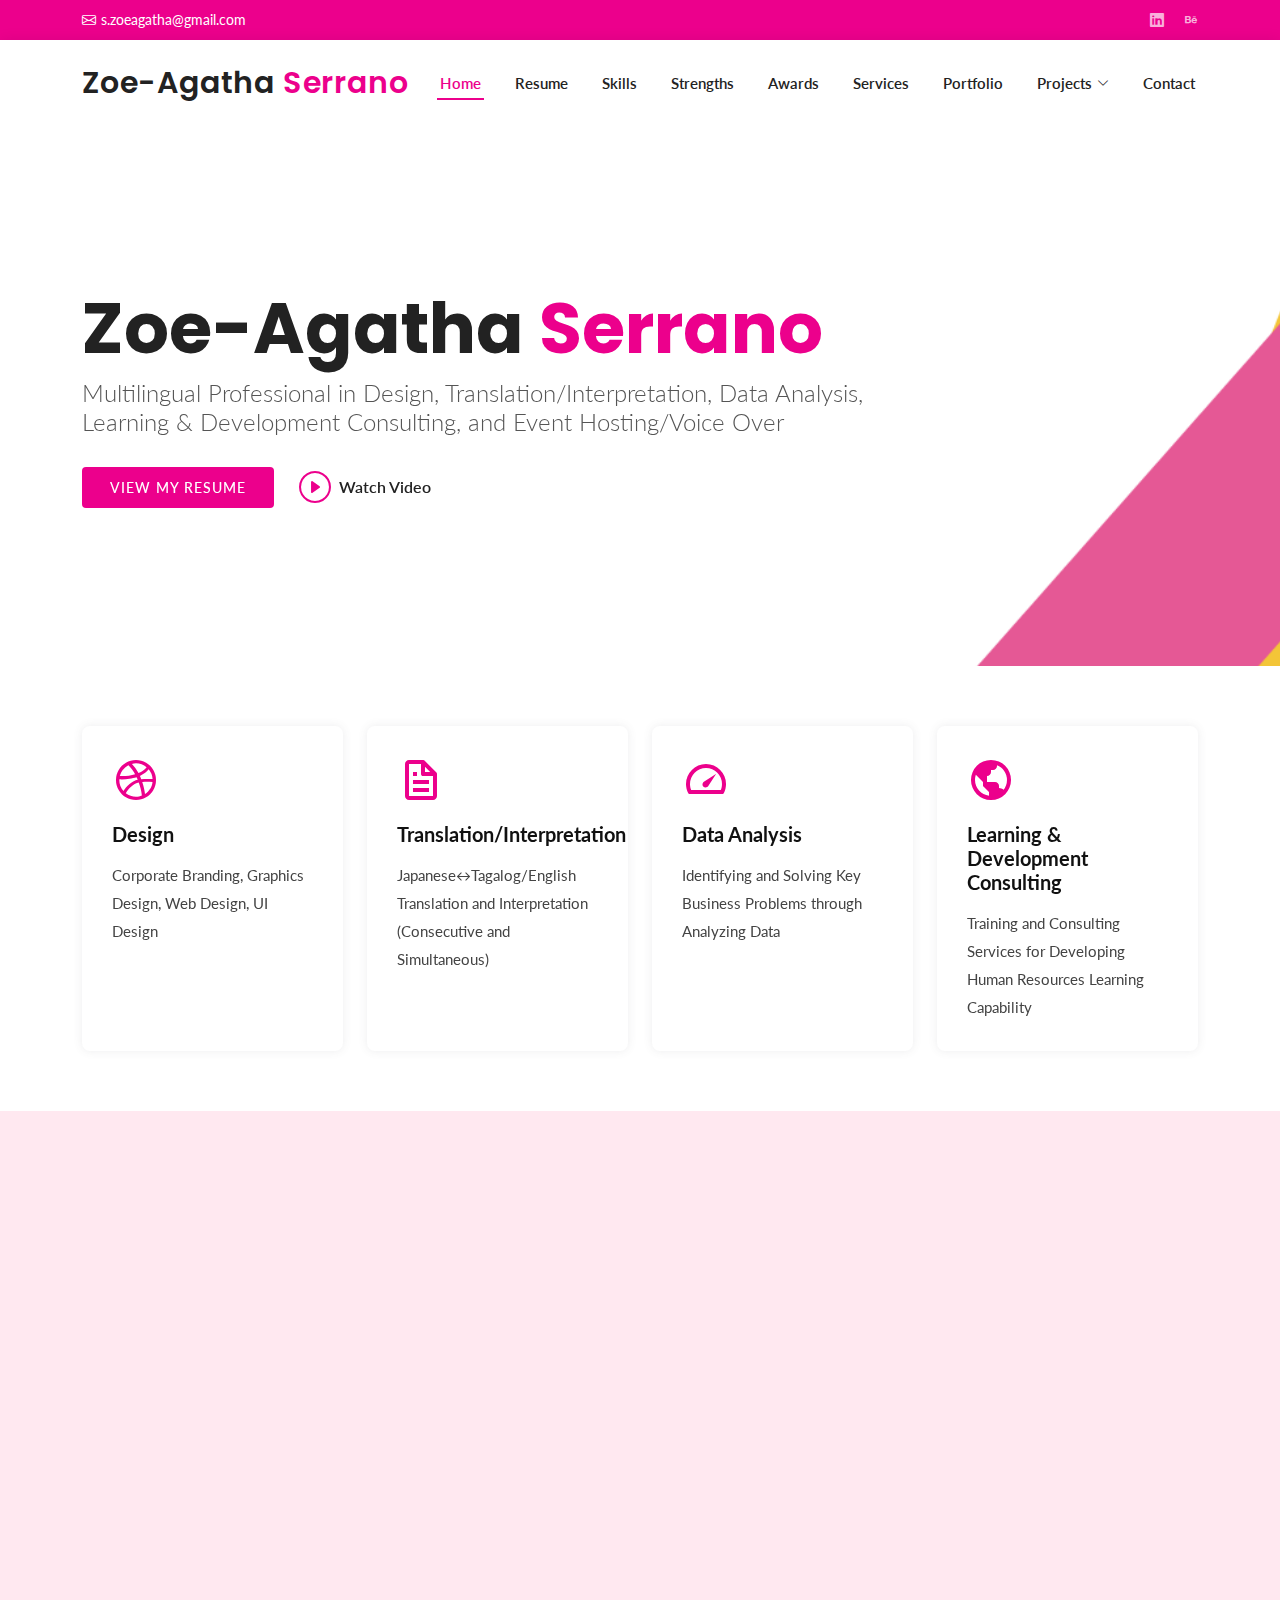
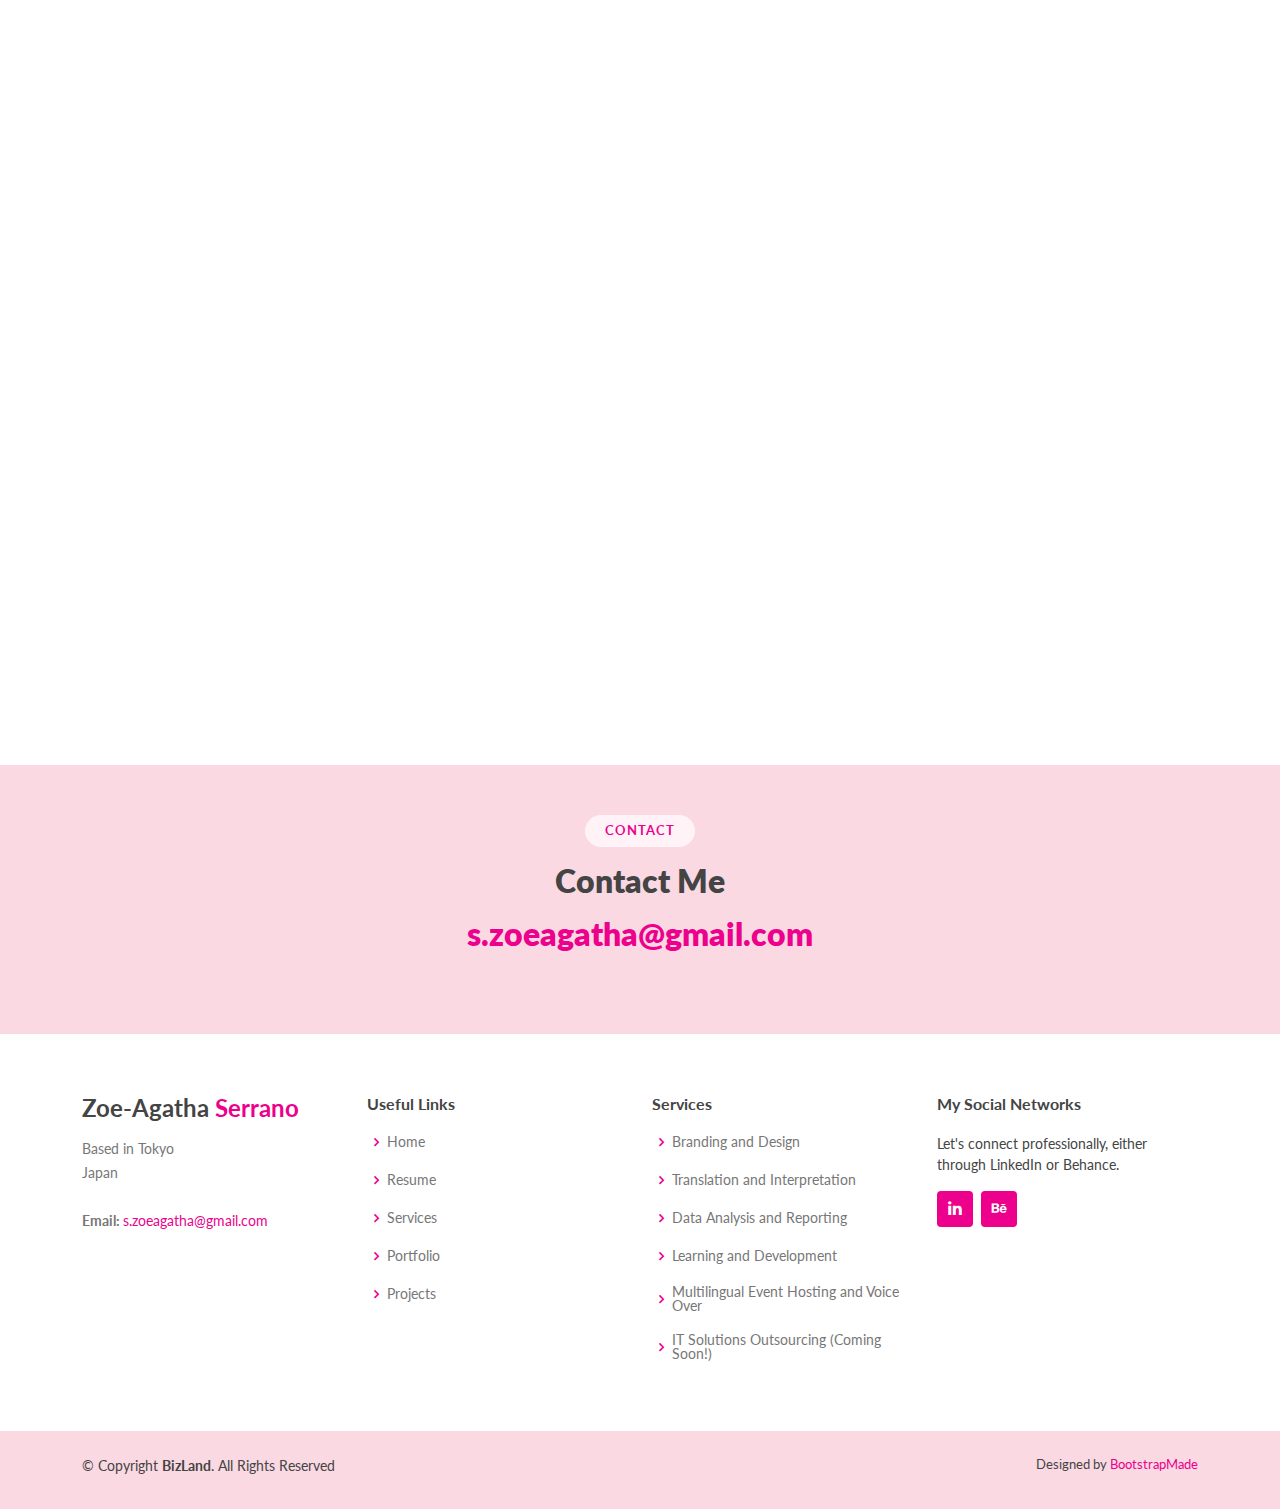
<file: index.html>
<!DOCTYPE html>
<html lang="en">

<head>
  <meta charset="utf-8">
  <meta content="width=device-width, initial-scale=1.0" name="viewport">

  <title>Zoe-Agatha Serrano - Online Portfolio</title>
  <meta content="" name="description">
  <meta content="" name="keywords">

  <!-- Favicons -->
  <link href="assets/img/favicon.png" rel="icon">
  <link href="assets/img/apple-touch-icon.png" rel="apple-touch-icon">

  <!-- Google Fonts -->
  <link href="https://fonts.googleapis.com/css?family=Montserrat:300,300i,400,400i,600,600i,700,700i|Poppins:300,300i,400,400i,500,500i,600,600i,700,700i|Lato:300,300i,400,400i,500,500i,600,600i,700,700i" rel="stylesheet">

  <!-- Vendor CSS Files -->
  <link href="assets/vendor/aos/aos.css" rel="stylesheet">
  <link href="assets/vendor/bootstrap/css/bootstrap.min.css" rel="stylesheet">
  <link href="assets/vendor/bootstrap-icons/bootstrap-icons.css" rel="stylesheet">
  <link href="assets/vendor/boxicons/css/boxicons.min.css" rel="stylesheet">
  <link href="assets/vendor/glightbox/css/glightbox.min.css" rel="stylesheet">
  <link href="assets/vendor/swiper/swiper-bundle.min.css" rel="stylesheet">

  <!-- Template Main CSS File -->
  <link href="assets/css/style.css" rel="stylesheet">

  <!-- =======================================================
  * Template Name: BizLand - v3.9.1
  * Template URL: https://bootstrapmade.com/bizland-bootstrap-business-template/
  * Author: BootstrapMade.com
  * License: https://bootstrapmade.com/license/
  ======================================================== -->
</head>

<body>

  <!-- ======= Top Bar ======= -->
  <section id="topbar" class="d-flex align-items-center">
    <div class="container d-flex justify-content-center justify-content-md-between">
      <div class="contact-info d-flex align-items-center">
        <i class="bi bi-envelope d-flex align-items-center"><a href="mailto:s.zoeagatha@gmail.com">s.zoeagatha@gmail.com</a></i> 
        <!-- <i class="bi bi-phone d-flex align-items-center ms-4"><span>+1 5589 55488 55</span></i> -->
      </div>
      <div class="social-links d-none d-md-flex align-items-center">
        <a href="https://www.linkedin.com/in/zoe-agatha-serrano" target="_blank" class="linkedin"><i class="bi bi-linkedin"></i></i></a> 		
		<a href="https://www.behance.net/zaserrano" target="_blank" class="behance"><i class="bx bxl-behance"></i></a>        
      </div>
    </div>
  </section>

  <!-- ======= Header ======= -->
  <header id="header" class="d-flex align-items-center">
    <div class="container d-flex align-items-center justify-content-between">

      <h1 class="logo"><a href="index.html">Zoe-Agatha <span>Serrano</span></a></h1>
      <!-- Uncomment below if you prefer to use an image logo -->
      <!-- <a href="index.html" class="logo"><img src="assets/img/logo.png" alt=""></a>-->

      <nav id="navbar" class="navbar">
        <ul>
          <li><a class="nav-link scrollto active" href="#hero">Home</a></li>
          <li><a class="nav-link scrollto active" href="#resume">Resume</a></li>
		  <li><a class="nav-link scrollto active" href="#skills">Skills</a></li>
		  		  <li><a class="nav-link scrollto active" href="#strengths">Strengths</a></li>
		  <li><a class="nav-link scrollto active" href="#awards">Awards</a></li>
          <li><a class="nav-link scrollto active" href="#services">Services</a></li>
		  <li><a class="nav-link scrollto active" href="#portfolio">Portfolio</a></li>
          <!-- <li><a class="nav-link scrollto" href="#team">Team</a></li>-->
          <li class="dropdown"><a href="#"><span>Projects</span> <i class="bi bi-chevron-down"></i></a>
            <ul>
		  
			  <li class="dropdown"><a href="#"><span>SiNAG Project</span> <i class="bi bi-chevron-right"></i></a>
                <ul>
				  <li><a href="jlptnfour-prep.html" target="_blank">JLPT N4 Preparation Tests</a></li>
				  <li><a href="portfolio-details.html" target="_blank">JLPT N4 Flashcards</a></li>
			      <li><a href="#" target="_blank">Japanese Learning Materials</a></li>
                </ul>
              </li>
			  
            </ul>
          </li>
          <li><a class="nav-link scrollto" href="#footer">Contact</a></li>
        </ul>
        <i class="bi bi-list mobile-nav-toggle"></i>
      </nav><!-- .navbar -->

    </div>
  </header><!-- End Header -->

  <!-- ======= Hero Section ======= -->
  <section id="hero" class="d-flex align-items-center">
    <div class="container" data-aos="zoom-out" data-aos-delay="100">
      <h1>Zoe-Agatha <span>Serrano</span></h1>
      <h2>Multilingual Professional in Design, Translation/Interpretation, Data Analysis, <br>Learning & Development Consulting, and Event Hosting/Voice Over</h2>
      <div class="d-flex">
        <a href="#resume" class="btn-get-started scrollto">View My Resume</a>
        <a href="https://www.youtube.com/watch?v=jDDaplaOz7Q" class="glightbox btn-watch-video"><i class="bi bi-play-circle"></i><span>Watch Video</span></a>
      </div>
    </div>
  </section><!-- End Hero -->

  <main id="main">

    <!-- ======= Featured Services Section ======= -->
    <section id="featured-services" class="featured-services">
      <div class="container" data-aos="fade-up">

        <div class="row">
          <div class="col-md-6 col-lg-3 d-flex align-items-stretch mb-5 mb-lg-0">
            <div class="icon-box" data-aos="fade-up" data-aos-delay="100">
              <div class="icon"><i class="bx bxl-dribbble"></i></div>
              <h4 class="title"><a href="">Design</a></h4>
              <p class="description">Corporate Branding, Graphics Design, Web Design, UI Design</p>
            </div>
          </div>

          <div class="col-md-6 col-lg-3 d-flex align-items-stretch mb-5 mb-lg-0">
            <div class="icon-box" data-aos="fade-up" data-aos-delay="200">
              <div class="icon"><i class="bx bx-file"></i></div>
              <h4 class="title"><a href="">Translation/Interpretation</a></h4>
              <p class="description">Japanese↔Tagalog/English Translation and Interpretation (Consecutive and Simultaneous)</p>
            </div>
          </div>

          <div class="col-md-6 col-lg-3 d-flex align-items-stretch mb-5 mb-lg-0">
            <div class="icon-box" data-aos="fade-up" data-aos-delay="300">
              <div class="icon"><i class="bx bx-tachometer"></i></div>
              <h4 class="title"><a href="">Data Analysis</a></h4>
              <p class="description">Identifying and Solving Key Business Problems through Analyzing Data</p>
            </div>
          </div>

          <div class="col-md-6 col-lg-3 d-flex align-items-stretch mb-5 mb-lg-0">
            <div class="icon-box" data-aos="fade-up" data-aos-delay="400">
              <div class="icon"><i class="bx bx-world"></i></div>
              <h4 class="title"><a href="">Learning & Development Consulting</a></h4>
              <p class="description">Training and Consulting Services for Developing Human Resources Learning Capability</p>
            </div>
          </div>

        </div>

      </div>
    </section><!-- End Featured Services Section -->





    <!-- ======= Resume Section ======= -->
    <section id="resume" class="resume section-bg">
      <div class="container" data-aos="fade-up">

        <div class="section-title">
          <h2>Resume</h2>
          <h3>My <span>Resume</span></h3>
          <p>I am a Filipina, currently based in Tokyo, Japan. <br> View more of my resume through 
		  <a href="https://www.linkedin.com/in/zoe-agatha-serrano" target="_blank">LinkedIn</a>.</p>
        </div>
 
        <div class="row">
          <div class="col-lg-6" data-aos="fade-up">
            <h3 class="resume-title">Summary</h3>
            <div class="resume-item pb-0">
              <h4>Zoe-Agatha Serrano</h4>
              <p><em>Gallup Strengths (as of 2016): Strategic, Activator, Relator, Communication, Maximizer</em></p>
              <ul>
                <li>MBTI: INTJ</li>
				<li>Based in Tokyo, Japan (Originally from Manila, Philippines)</li>
                <li><a href="mailto:s.zoeagatha@gmail.com">s.zoeagatha@gmail.com</a></li>
              </ul>
            </div>

            <h3 class="resume-title">Education</h3>
            <div class="resume-item">
              <h4>Master of International Japanese Studies</h4>
              <h5>2021 - 2023</h5>
              <p><em>Tokyo University of Foreign Studies, Tokyo, Japan</em></p>
              <p>Research Theme: "The Potential of Educational Practices Incorporating Gamification to Promote Self-Directed Learning: A Study of Filipino Caregivers Studying Japanese in the Philippines" </p>
            </div>
            <div class="resume-item">
              <h4>Bachelor of Arts in Multimedia Arts</h4>
              <h5>2011 - 2015</h5>
              <p><em>Asia Pacific College, Makati, Philippines</em></p>
              <p>CGPA of 3.72 out of 4.0 (Magna Cum Laude) <br>Research Theme: "Development of a Modern Language-Study Supplement To Aid Beginning Learners of the Japanese Language"</p>
            </div>
          
		  
		    <h3 class="resume-title">Certifications</h3>
            <div class="resume-item">
              <h4>Test of English for International Communication (TOEIC) 980</h4>
              <h5>2021</h5>
              <p><em>The Institute for International Business Communication (IIBC)</em></p>			  
            </div>
			<div class="resume-item">
              <h4>Test of Proficiency in Korean (TOPIK) I</h4>
              <h5>2021</h5>
              <p><em>National Institute for International Education (NIIED)</em></p>			  
            </div>
            <div class="resume-item">
              <h4>Japanese Language Proficiency Test (JLPT) N1</h4>
              <h5>2018, 2021 (Renewal)</h5>
              <p><em>Japan Foundation (JF) and Japan Educational Exchanges and Services (JEES) </em></p>
            </div>
		    <div class="resume-item">
              <h4>Lean Six Sigma Black Belt</h4>
              <h5>2020</h5>
              <p><em>INNOVEO Consulting</em></p>
            </div>
		  	<div class="resume-item">
              <h4>Training and Organizational Needs Analysis (TONA)</h4>
              <h5>2016</h5>
              <p><em>Ateneo Center for Continuing Education (CCE)</em></p>
            </div>
		  	<div class="resume-item">
              <h4>Teaching English to Speakers of Other Language (TESOL)</h4>
              <h5>2016</h5>
              <p><em>Pacesetters Institute</em></p>
            </div>
		  
		  </div>
          	  
		  <div class="col-lg-6" data-aos="fade-up" data-aos-delay="100">
            <h3 class="resume-title">Professional Full-Time Experience</h3>
            <div class="resume-item">
              <h4>TBA</h4>
              <h5>2023 - Present</h5>
              <p><em>The Pokemon Company, Tokyo, Japan </em></p>
            </div>
			
			<div class="resume-item">
              <h4>Japanese Operations Cluster Lead</h4>
              <h5>2018 - 2020</h5>
              <p><em>Accenture, Manila, Philippines</em></p>
            </div>
			
            <div class="resume-item">
              <h4>Japanese Operations Team Lead</h4>
              <h5>2017 - 2018</h5>
              <p><em>Accenture, Manila, Philippines</em></p>
            </div>
          
		    <div class="resume-item">
              <h4>Bilingual Instructional Design Senior Analyst</h4>
              <h5>2016 - 2017</h5>
              <p><em>Accenture, Manila, Philippines</em></p>
            </div>
		  
		    <div class="resume-item">
              <h4>Web Designer</h4>
              <h5>2015 - 2016</h5>
              <p><em>Softmedia Entertainment Solutions, Manila, Philippines</em></p>
            </div>
			
			
			<div class="col-lg-6" data-aos="fade-up" data-aos-delay="100">
            <h3 class="resume-title">Internships and Part-time Consulting Work</h3>
            <div class="resume-item">
              <h4>Data Scientist Intern</h4>
              <h5>2023 - Present</h5>
              <p><em>i'S Factory, Tokyo, Japan </em></p>
            </div>
			
			<div class="resume-item">
              <h4>Part-time HR Process Consultant</h4>
              <h5>2022</h5>
              <p><em>Tokyo Techies, Tokyo, Japan</em></p>
            </div>
			
			<div class="resume-item">
              <h4>Part-time Culture Lecturer</h4>
              <h5>2022</h5>
              <p><em>"Ryuugakusei ga Sensei!" by Sakura International High School, Tokyo, Japan</em></p>
            </div>
			
			<div class="resume-item">
              <h4>Creative Designer Intern</h4>
              <h5>2014</h5>
              <p><em>Garena, Manila, Philippines</em></p>
            </div>
		  
		  </div>
        </div>

      </div>
    </section><!-- End Resume Section -->

        <!-- <div class="row">
          <div class="col-lg-6" data-aos="fade-right" data-aos-delay="100">
            <img src="assets/img/about.jpg" class="img-fluid" alt="">
          </div>
          <div class="col-lg-6 pt-4 pt-lg-0 content d-flex flex-column justify-content-center" data-aos="fade-up" data-aos-delay="100">
            <h3>Voluptatem dignissimos provident quasi corporis voluptates sit assumenda.</h3>
            <p class="fst-italic">
              Lorem ipsum dolor sit amet, consectetur adipiscing elit, sed do eiusmod tempor incididunt ut labore et dolore
              magna aliqua.
            </p>
            <ul>
              <li>
                <i class="bx bx-store-alt"></i>
                <div>
                  <h5>Ullamco laboris nisi ut aliquip consequat</h5>
                  <p>Magni facilis facilis repellendus cum excepturi quaerat praesentium libre trade</p>
                </div>
              </li>
              <li>
                <i class="bx bx-images"></i>
                <div>
                  <h5>Magnam soluta odio exercitationem reprehenderi</h5>
                  <p>Quo totam dolorum at pariatur aut distinctio dolorum laudantium illo direna pasata redi</p>
                </div>
              </li>
            </ul>
            <p>
              Ullamco laboris nisi ut aliquip ex ea commodo consequat. Duis aute irure dolor in reprehenderit in voluptate
              velit esse cillum dolore eu fugiat nulla pariatur. Excepteur sint occaecat cupidatat non proident, sunt in
              culpa qui officia deserunt mollit anim id est laborum
            </p>
          </div>
        </div> -->

      </div>
    </section><!-- End Resume Section -->

    <!-- ======= Skills Section ======= -->
    <section id="skills" class="skills">
      <div class="container" data-aos="fade-up">

       <div class="section-title">
          <h2>Skills</h2>
          <h3>Software and <span>Programming</span></h3>
          <p>Aside from Microsoft Office 365 and Google Suite,<br> I am also proficient in the following tools and languages.</p>
        </div>


        <div class="row skills-content">

          <div class="col-lg-4">
          <!-- <div class="col-lg-6"> -->
            <div class="progress">
              <span class="skill">Photoshop <i class="val">100%</i></span>
              <div class="progress-bar-wrap">
                <div class="progress-bar" role="progressbar" aria-valuenow="100" aria-valuemin="0" aria-valuemax="100"></div>
              </div>
            </div>

            <div class="progress">
              <span class="skill">Illustrator <i class="val">95%</i></span>
              <div class="progress-bar-wrap">
                <div class="progress-bar" role="progressbar" aria-valuenow="95" aria-valuemin="0" aria-valuemax="100"></div>
              </div>
            </div>

            <div class="progress">
              <span class="skill">Figma <i class="val">90%</i></span>
              <div class="progress-bar-wrap">
                <div class="progress-bar" role="progressbar" aria-valuenow="90" aria-valuemin="0" aria-valuemax="100"></div>
              </div>
            </div>

            <div class="progress">
              <span class="skill">Premiere Pro <i class="val">90%</i></span>
              <div class="progress-bar-wrap">
                <div class="progress-bar" role="progressbar" aria-valuenow="90" aria-valuemin="0" aria-valuemax="100"></div>
              </div>
            </div>

            <div class="progress">
              <span class="skill">After Effects <i class="val">75%</i></span>
              <div class="progress-bar-wrap">
                <div class="progress-bar" role="progressbar" aria-valuenow="75" aria-valuemin="0" aria-valuemax="100"></div>
              </div>
            </div>
			
			<div class="progress">
              <span class="skill">Audition <i class="val">95%</i></span>
              <div class="progress-bar-wrap">
                <div class="progress-bar" role="progressbar" aria-valuenow="95" aria-valuemin="0" aria-valuemax="100"></div>
              </div>
            </div>
          </div>


          <div class="col-lg-4">
		  <!-- <div class="col-lg-6"> -->
            <div class="progress">
              <span class="skill">HTML <i class="val">80%</i></span>
              <div class="progress-bar-wrap">
                <div class="progress-bar" role="progressbar" aria-valuenow="80" aria-valuemin="0" aria-valuemax="100"></div>
              </div>
            </div>

            <div class="progress">
              <span class="skill">CSS <i class="val">80%</i></span>
              <div class="progress-bar-wrap">
                <div class="progress-bar" role="progressbar" aria-valuenow="80" aria-valuemin="0" aria-valuemax="100"></div>
              </div>
            </div>

            <div class="progress">
              <span class="skill">Javascript <i class="val">60%</i></span>
              <div class="progress-bar-wrap">
                <div class="progress-bar" role="progressbar" aria-valuenow="60" aria-valuemin="0" aria-valuemax="100"></div>
              </div>
            </div>

			<div class="progress">
              <span class="skill">R <i class="val">80%</i></span>
              <div class="progress-bar-wrap">
                <div class="progress-bar" role="progressbar" aria-valuenow="80" aria-valuemin="0" aria-valuemax="100"></div>
              </div>
            </div>

			<div class="progress">
              <span class="skill">Python <i class="val">60%</i></span>
              <div class="progress-bar-wrap">
                <div class="progress-bar" role="progressbar" aria-valuenow="60" aria-valuemin="0" aria-valuemax="100"></div>
              </div>
            </div>
          </div>

          
		  <div class="col-lg-4">
		  <!-- <div class="col-lg-6"> -->
            <div class="progress">
              <span class="skill">Excel <i class="val">100%</i></span>
              <div class="progress-bar-wrap">
                <div class="progress-bar" role="progressbar" aria-valuenow="100" aria-valuemin="0" aria-valuemax="100"></div>
              </div>
            </div>

            <div class="progress">
              <span class="skill">RStudio <i class="val">90%</i></span>
              <div class="progress-bar-wrap">
                <div class="progress-bar" role="progressbar" aria-valuenow="90" aria-valuemin="0" aria-valuemax="100"></div>
              </div>
            </div>

            <div class="progress">
              <span class="skill">Jupyter Notebook <i class="val">90%</i></span>
              <div class="progress-bar-wrap">
                <div class="progress-bar" role="progressbar" aria-valuenow="90" aria-valuemin="0" aria-valuemax="100"></div>
              </div>
            </div>

			<div class="progress">
              <span class="skill">Minitab <i class="val">90%</i></span>
              <div class="progress-bar-wrap">
                <div class="progress-bar" role="progressbar" aria-valuenow="90" aria-valuemin="0" aria-valuemax="100"></div>
              </div>
            </div>

			<div class="progress">
              <span class="skill">IBM SPSS <i class="val">70%</i></span>
              <div class="progress-bar-wrap">
                <div class="progress-bar" role="progressbar" aria-valuenow="70" aria-valuemin="0" aria-valuemax="100"></div>
              </div>
            </div>
          </div>



        </div>

      </div>
    </section><!-- End Skills Section -->
	
	
	    <!-- ======= Counts Section ======= -->
    <section id="counts" class="counts">
      <div class="container" data-aos="fade-up">

        <div class="row">

          <div class="col-lg-3 col-md-6">
            <div class="count-box">
              <i class="bi bi-emoji-smile"></i>
              <span data-purecounter-start="0" data-purecounter-end="232" data-purecounter-duration="1" class="purecounter"></span>
              <p>Happy Clients</p>
            </div>
          </div>

          <div class="col-lg-3 col-md-6 mt-5 mt-md-0">
            <div class="count-box">
              <i class="bi bi-journal-richtext"></i>
              <span data-purecounter-start="0" data-purecounter-end="521" data-purecounter-duration="1" class="purecounter"></span>
              <p>Projects</p>
            </div>
          </div>

          <div class="col-lg-3 col-md-6 mt-5 mt-lg-0">
            <div class="count-box">
              <i class="bi bi-headset"></i>
              <span data-purecounter-start="0" data-purecounter-end="1463" data-purecounter-duration="1" class="purecounter"></span>
              <p>Hours Of Smart Work</p>
            </div>
          </div>

          <div class="col-lg-3 col-md-6 mt-5 mt-lg-0">
            <div class="count-box">
              <i class="bi bi-people"></i>
              <span data-purecounter-start="0" data-purecounter-end="15" data-purecounter-duration="1" class="purecounter"></span>
              <p>Partnerships</p>
            </div>
          </div>

        </div>

      </div>
    </section><!-- End Counts Section -->

    <!-- ======= Clients Section ======= -->
    <section id="clients" class="clients section-bg">
      <div class="container" data-aos="zoom-in">

        <div class="row">

          <div class="col-lg-2 col-md-4 col-6 d-flex align-items-center justify-content-center">
            <img src="assets/img/clients/client-1.png" class="img-fluid" alt="">
          </div>

          <div class="col-lg-2 col-md-4 col-6 d-flex align-items-center justify-content-center">
            <img src="assets/img/clients/client-2.png" class="img-fluid" alt="">
          </div>

          <div class="col-lg-2 col-md-4 col-6 d-flex align-items-center justify-content-center">
            <img src="assets/img/clients/client-3.png" class="img-fluid" alt="">
          </div>

          <div class="col-lg-2 col-md-4 col-6 d-flex align-items-center justify-content-center">
            <img src="assets/img/clients/client-4.png" class="img-fluid" alt="">
          </div>

          <div class="col-lg-2 col-md-4 col-6 d-flex align-items-center justify-content-center">
            <img src="assets/img/clients/client-5.png" class="img-fluid" alt="">
          </div>

          <div class="col-lg-2 col-md-4 col-6 d-flex align-items-center justify-content-center">
            <img src="assets/img/clients/client-6.png" class="img-fluid" alt="">
          </div>

        </div>

      </div>
    </section><!-- End Clients Section -->
	
	
	<!-- ======= Strengths Section ======= -->
	<section id="strengths" class="strengths">
      <div class="container" data-aos="fade-up">

        <div class="section-title">
          <h2>Strengths</h2>
          <h3>My <span>Strengths</span></h3>
          <p>I am a Filipina, currently based in Tokyo, Japan. <br> View more of my resume through 
		  <a href="https://www.linkedin.com/in/zoe-agatha-serrano" target="_blank">LinkedIn</a>.</p>
        </div>
 	  
	</div>
    </section>
	
	<!-- End Strengths Section -->
	
	<!-- ======= Awards Section ======= -->
	<section id="awards" class="awards section-bg">
      <div class="container" data-aos="fade-up">

        <div class="section-title">
          <h2>Awards</h2>
          <h3>Awards and <span>Representations</span></h3>
          <p>I am a Filipina, currently based in Tokyo, Japan. <br> View more of my resume through 
		  <a href="https://www.linkedin.com/in/zoe-agatha-serrano" target="_blank">LinkedIn</a>.</p>
        </div>
 	  
	</div>
    </section>
	
	<!-- End Strengths Section -->
	



    <!-- ======= Services Section ======= -->
    <section id="services" class="services">
      <div class="container" data-aos="fade-up">

        <div class="section-title">
          <h2>Services</h2>
          <h3>I Offer the Following <span>Services</span></h3>
          <p>Availability of below services will depend on my current capacity to accept new clients. Please inquire <a href="mailto:s.zoeagatha@gmail.com">here</a>.</p>
        </div>

        <div class="row">
          <div class="col-lg-4 col-md-6 d-flex align-items-stretch" data-aos="zoom-in" data-aos-delay="100">
            <div class="icon-box">
              <div class="icon"><i class="bx bx-palette"></i></div>
              <h4><a href="">Branding and Design Services</a></h4> 
              <p>Corporate Branding, Graphics Design, Web Design, UI Design</p>
            </div>
          </div>

          <div class="col-lg-4 col-md-6 d-flex align-items-stretch mt-4 mt-md-0" data-aos="zoom-in" data-aos-delay="200">
            <div class="icon-box">
              <div class="icon"><i class="bx bx-world"></i></div> 
              <h4><a href="">Translation and Interpretation Services</a></h4>
              <p>Japanese↔Tagalog/English Translation and Interpretation (Consecutive and Simultaneous)</p>
            </div>
          </div>

          <div class="col-lg-4 col-md-6 d-flex align-items-stretch mt-4 mt-lg-0" data-aos="zoom-in" data-aos-delay="300">
            <div class="icon-box">
              <div class="icon"><i class="bx bxs-bar-chart-alt-2"></i></div>
              <h4><a href="">Data Analysis and Reporting Services</a></h4>
              <p>Identifying and Solving Key Business Problems through Analyzing Data</p>
            </div>
          </div>

          <div class="col-lg-4 col-md-6 d-flex align-items-stretch mt-4" data-aos="zoom-in" data-aos-delay="100">
            <div class="icon-box">
              <div class="icon"><i class="bx bx-group"></i></div>
              <h4><a href="">Learning & Development Consulting</a></h4>
              <p>Training and Consulting Services for Developing Human Resources Learning Capability</p>
            </div>
          </div>

          <div class="col-lg-4 col-md-6 d-flex align-items-stretch mt-4" data-aos="zoom-in" data-aos-delay="200">
            <div class="icon-box">
              <div class="icon"><i class="bx bx-slideshow"></i></div>
              <h4><a href="">Multilingual Event Hosting and Voice Over Services</a></h4>
              <p>Event Hosting and Voice Overs in 3 languages (Tagalog/English/Japanese)<br>
            </div>
          </div>

          <div class="col-lg-4 col-md-6 d-flex align-items-stretch mt-4" data-aos="zoom-in" data-aos-delay="300">
            <div class="icon-box">
              <div class="icon"><i class="bx bx-trending-up"></i></div>
              <h4><a href="">IT Solutions Outsourcing</a></h4>
              <p>Sorry, but we do not offer this service as of the moment, but it's Coming Soon!</p>
            </div>
          </div>

        </div>

      </div>
    </section><!-- End Services Section -->

    <!-- ======= Testimonials Section ======= -->
    <!--<section id="testimonials" class="testimonials">
      <div class="container" data-aos="zoom-in">

        <div class="testimonials-slider swiper" data-aos="fade-up" data-aos-delay="100">
          <div class="swiper-wrapper">

            <div class="swiper-slide">
              <div class="testimonial-item">
                <img src="assets/img/testimonials/testimonials-1.jpg" class="testimonial-img" alt="">
                <h3>Saul Goodman</h3>
                <h4>Ceo &amp; Founder</h4>
                <p>
                  <i class="bx bxs-quote-alt-left quote-icon-left"></i>
                  Proin iaculis purus consequat sem cure digni ssim donec porttitora entum suscipit rhoncus. Accusantium quam, ultricies eget id, aliquam eget nibh et. Maecen aliquam, risus at semper.
                  <i class="bx bxs-quote-alt-right quote-icon-right"></i>
                </p>
              </div>
            </div><!-- End testimonial item -->

            <!--<div class="swiper-slide">
              <div class="testimonial-item">
                <img src="assets/img/testimonials/testimonials-2.jpg" class="testimonial-img" alt="">
                <h3>Sara Wilsson</h3>
                <h4>Designer</h4>
                <p>
                  <i class="bx bxs-quote-alt-left quote-icon-left"></i>
                  Export tempor illum tamen malis malis eram quae irure esse labore quem cillum quid cillum eram malis quorum velit fore eram velit sunt aliqua noster fugiat irure amet legam anim culpa.
                  <i class="bx bxs-quote-alt-right quote-icon-right"></i>
                </p>
              </div>
            </div><!-- End testimonial item -->

            <!--<div class="swiper-slide">
              <div class="testimonial-item">
                <img src="assets/img/testimonials/testimonials-3.jpg" class="testimonial-img" alt="">
                <h3>Jena Karlis</h3>
                <h4>Store Owner</h4>
                <p>
                  <i class="bx bxs-quote-alt-left quote-icon-left"></i>
                  Enim nisi quem export duis labore cillum quae magna enim sint quorum nulla quem veniam duis minim tempor labore quem eram duis noster aute amet eram fore quis sint minim.
                  <i class="bx bxs-quote-alt-right quote-icon-right"></i>
                </p>
              </div>
            </div><!-- End testimonial item -->

            <!--<div class="swiper-slide">
              <div class="testimonial-item">
                <img src="assets/img/testimonials/testimonials-4.jpg" class="testimonial-img" alt="">
                <h3>Matt Brandon</h3>
                <h4>Freelancer</h4>
                <p>
                  <i class="bx bxs-quote-alt-left quote-icon-left"></i>
                  Fugiat enim eram quae cillum dolore dolor amet nulla culpa multos export minim fugiat minim velit minim dolor enim duis veniam ipsum anim magna sunt elit fore quem dolore labore illum veniam.
                  <i class="bx bxs-quote-alt-right quote-icon-right"></i>
                </p>
              </div>
            </div><!-- End testimonial item -->

            <!--<div class="swiper-slide">
              <div class="testimonial-item">
                <img src="assets/img/testimonials/testimonials-5.jpg" class="testimonial-img" alt="">
                <h3>John Larson</h3>
                <h4>Entrepreneur</h4>
                <p>
                  <i class="bx bxs-quote-alt-left quote-icon-left"></i>
                  Quis quorum aliqua sint quem legam fore sunt eram irure aliqua veniam tempor noster veniam enim culpa labore duis sunt culpa nulla illum cillum fugiat legam esse veniam culpa fore nisi cillum quid.
                  <i class="bx bxs-quote-alt-right quote-icon-right"></i>
                </p>
              </div>
            </div><!-- End testimonial item -->

          <!--</div>
          <div class="swiper-pagination"></div>
        </div>

      </div>
    </section><!-- End Testimonials Section --> 

    <!-- ======= Portfolio Section ======= -->
    <section id="portfolio" class="portfolio">
      <div class="container" data-aos="fade-up">

        <div class="section-title">
          <h2>Portfolio</h2>
          <h3>Check my <span>Portfolio</span></h3>
          <p>View more of my publicized works through <a href="https://www.behance.net/zaserrano" target="_blank">Behance</a>.</p>
        </div>

        <div class="row" data-aos="fade-up" data-aos-delay="100">
          <div class="col-lg-12 d-flex justify-content-center">
            <ul id="portfolio-flters">
              <li data-filter="*" class="filter-active">All</li>
              <li data-filter=".filter-banners">Banners</li>
              <li data-filter=".filter-webdesign">Web Design</li>
              <li data-filter=".filter-branding">Branding</li>
            </ul>
          </div>
        </div>

        <div class="row portfolio-container" data-aos="fade-up" data-aos-delay="200">

          <div class="col-lg-4 col-md-6 portfolio-item filter-banners">
            <img src="assets/img/portfolio/portfolio-1.jpg" class="img-fluid" alt="">
            <div class="portfolio-info">
              <h4>Typography</h4>
              <p>League of Legends</p>
              <a href="assets/img/portfolio/portfolio-1.jpg" data-gallery="portfolioGallery" class="portfolio-lightbox preview-link" title="Banner 1"><i class="bx bx-plus"></i></a>
              <a href="portfolio-details.html" class="details-link" title="More Details"><i class="bx bx-link"></i></a>
            </div>
          </div>

          <div class="col-lg-4 col-md-6 portfolio-item filter-banners">
            <img src="assets/img/portfolio/portfolio-2.jpg" class="img-fluid" alt="">
            <div class="portfolio-info">
              <h4>Typography</h4>
              <p>League of Legends</p>
              <a href="assets/img/portfolio/portfolio-2.jpg" data-gallery="portfolioGallery" class="portfolio-lightbox preview-link" title="Banner 2"><i class="bx bx-plus"></i></a>
              <a href="portfolio-details.html" class="details-link" title="More Details"><i class="bx bx-link"></i></a>
            </div>
          </div>

          <div class="col-lg-4 col-md-6 portfolio-item filter-branding">
            <img src="assets/img/portfolio/portfolio-3.jpg" class="img-fluid" alt="">
            <div class="portfolio-info">
              <h4>Logo Design</h4>
              <p>Kana Dash</p>
              <a href="assets/img/portfolio/portfolio-3.jpg" data-gallery="portfolioGallery" class="portfolio-lightbox preview-link" title="Branding 1"><i class="bx bx-plus"></i></a>
              <a href="portfolio-details.html" class="details-link" title="More Details"><i class="bx bx-link"></i></a>
            </div>
          </div>

          <div class="col-lg-4 col-md-6 portfolio-item filter-banners">
            <img src="assets/img/portfolio/portfolio-4.jpg" class="img-fluid" alt="">
            <div class="portfolio-info">
              <h4>Graphic Design</h4>
              <p>Elsword</p>
              <a href="assets/img/portfolio/portfolio-4.jpg" data-gallery="portfolioGallery" class="portfolio-lightbox preview-link" title="Banner 3"><i class="bx bx-plus"></i></a>
              <a href="portfolio-details.html" class="details-link" title="More Details"><i class="bx bx-link"></i></a>
            </div>
          </div>

          <div class="col-lg-4 col-md-6 portfolio-item filter-banners">
            <img src="assets/img/portfolio/portfolio-5.jpg" class="img-fluid" alt="">
            <div class="portfolio-info">
              <h4>Typography</h4>
              <p>League of Legends</p>
              <a href="assets/img/portfolio/portfolio-5.jpg" data-gallery="portfolioGallery" class="portfolio-lightbox preview-link" title="Banner 4"><i class="bx bx-plus"></i></a>
              <a href="portfolio-details.html" class="details-link" title="More Details"><i class="bx bx-link"></i></a>
            </div>
          </div>

          <div class="col-lg-4 col-md-6 portfolio-item filter-webdesign">
            <img src="assets/img/portfolio/portfolio-6.jpg" class="img-fluid" alt="">
            <div class="portfolio-info">
              <h4>Web Design</h4>
              <p>Miyazawa Japanese Language Center</p>
              <a href="assets/img/portfolio/portfolio-6.jpg" data-gallery="portfolioGallery" class="portfolio-lightbox preview-link" title="Web 1"><i class="bx bx-plus"></i></a>
              <a href="portfolio-details.html" class="details-link" title="More Details"><i class="bx bx-link"></i></a>
            </div>
          </div>

          <div class="col-lg-4 col-md-6 portfolio-item filter-banners">
            <img src="assets/img/portfolio/portfolio-7.jpg" class="img-fluid" alt="">
            <div class="portfolio-info">
              <h4>Typography</h4>
              <p>League of Legends</p>
              <a href="assets/img/portfolio/portfolio-7.jpg" data-gallery="portfolioGallery" class="portfolio-lightbox preview-link" title="Banner 5"><i class="bx bx-plus"></i></a>
              <a href="portfolio-details.html" class="details-link" title="More Details"><i class="bx bx-link"></i></a>
            </div>
          </div>

          <div class="col-lg-4 col-md-6 portfolio-item filter-banners">
            <img src="assets/img/portfolio/portfolio-8.jpg" class="img-fluid" alt="">
            <div class="portfolio-info">
              <h4>Graphic Design</h4>
              <p>Point Blank</p>
              <a href="assets/img/portfolio/portfolio-8.jpg" data-gallery="portfolioGallery" class="portfolio-lightbox preview-link" title="Banner 6"><i class="bx bx-plus"></i></a>
              <a href="portfolio-details.html" class="details-link" title="More Details"><i class="bx bx-link"></i></a>
            </div>
          </div>

          <div class="col-lg-4 col-md-6 portfolio-item filter-branding">
            <img src="assets/img/portfolio/portfolio-9.jpg" class="img-fluid" alt="">
            <div class="portfolio-info">
              <h4>Logo Design</h4>
              <p>Magdalena</p>
              <a href="assets/img/portfolio/portfolio-9.jpg" data-gallery="portfolioGallery" class="portfolio-lightbox preview-link" title="Branding 2"><i class="bx bx-plus"></i></a>
              <a href="portfolio-details.html" class="details-link" title="More Details"><i class="bx bx-link"></i></a>
            </div>
          </div>

        </div>

      </div>
    </section><!-- End Portfolio Section -->

    <!-- ======= Team Section ======= -->
    <!--<section id="team" class="team section-bg">
      <div class="container" data-aos="fade-up">

        <div class="section-title">
          <h2>Team</h2>
          <h3>Our Hardworking <span>Team</span></h3>
          <p>Ut possimus qui ut temporibus culpa velit eveniet modi omnis est adipisci expedita at voluptas atque vitae autem.</p>
        </div>

        <div class="row">

          <div class="col-lg-3 col-md-6 d-flex align-items-stretch" data-aos="fade-up" data-aos-delay="100">
            <div class="member">
              <div class="member-img">
                <img src="assets/img/team/team-1.jpg" class="img-fluid" alt="">
                <div class="social">
                  <a href=""><i class="bi bi-twitter"></i></a>
                  <a href=""><i class="bi bi-facebook"></i></a>
                  <a href=""><i class="bi bi-instagram"></i></a>
                  <a href=""><i class="bi bi-linkedin"></i></a>
                </div>
              </div>
              <div class="member-info">
                <h4>Walter White</h4>
                <span>Chief Executive Officer</span>
              </div>
            </div>
          </div>

          <div class="col-lg-3 col-md-6 d-flex align-items-stretch" data-aos="fade-up" data-aos-delay="200">
            <div class="member">
              <div class="member-img">
                <img src="assets/img/team/team-2.jpg" class="img-fluid" alt="">
                <div class="social">
                  <a href=""><i class="bi bi-twitter"></i></a>
                  <a href=""><i class="bi bi-facebook"></i></a>
                  <a href=""><i class="bi bi-instagram"></i></a>
                  <a href=""><i class="bi bi-linkedin"></i></a>
                </div>
              </div>
              <div class="member-info">
                <h4>Sarah Jhonson</h4>
                <span>Product Manager</span>
              </div>
            </div>
          </div>

          <div class="col-lg-3 col-md-6 d-flex align-items-stretch" data-aos="fade-up" data-aos-delay="300">
            <div class="member">
              <div class="member-img">
                <img src="assets/img/team/team-3.jpg" class="img-fluid" alt="">
                <div class="social">
                  <a href=""><i class="bi bi-twitter"></i></a>
                  <a href=""><i class="bi bi-facebook"></i></a>
                  <a href=""><i class="bi bi-instagram"></i></a>
                  <a href=""><i class="bi bi-linkedin"></i></a>
                </div>
              </div>
              <div class="member-info">
                <h4>William Anderson</h4>
                <span>CTO</span>
              </div>
            </div>
          </div>

          <div class="col-lg-3 col-md-6 d-flex align-items-stretch" data-aos="fade-up" data-aos-delay="400">
            <div class="member">
              <div class="member-img">
                <img src="assets/img/team/team-4.jpg" class="img-fluid" alt="">
                <div class="social">
                  <a href=""><i class="bi bi-twitter"></i></a>
                  <a href=""><i class="bi bi-facebook"></i></a>
                  <a href=""><i class="bi bi-instagram"></i></a>
                  <a href=""><i class="bi bi-linkedin"></i></a>
                </div>
              </div>
              <div class="member-info">
                <h4>Amanda Jepson</h4>
                <span>Accountant</span>
              </div>
            </div>
          </div>

        </div>

      </div>
    </section><!-- End Team Section --> 

    <!-- ======= Pricing Section ======= -->
    <!-- <section id="pricing" class="pricing">
      <div class="container" data-aos="fade-up">

        <div class="section-title">
          <h2>Pricing</h2>
          <h3>Check our <span>Pricing</span></h3>
          <p>Ut possimus qui ut temporibus culpa velit eveniet modi omnis est adipisci expedita at voluptas atque vitae autem.</p>
        </div>

        <div class="row">

          <div class="col-lg-3 col-md-6" data-aos="fade-up" data-aos-delay="100">
            <div class="box">
              <h3>Free</h3>
              <h4><sup>$</sup>0<span> / month</span></h4>
              <ul>
                <li>Aida dere</li>
                <li>Nec feugiat nisl</li>
                <li>Nulla at volutpat dola</li>
                <li class="na">Pharetra massa</li>
                <li class="na">Massa ultricies mi</li>
              </ul>
              <div class="btn-wrap">
                <a href="#" class="btn-buy">Buy Now</a>
              </div>
            </div>
          </div>

          <div class="col-lg-3 col-md-6 mt-4 mt-md-0" data-aos="fade-up" data-aos-delay="200">
            <div class="box featured">
              <h3>Business</h3>
              <h4><sup>$</sup>19<span> / month</span></h4>
              <ul>
                <li>Aida dere</li>
                <li>Nec feugiat nisl</li>
                <li>Nulla at volutpat dola</li>
                <li>Pharetra massa</li>
                <li class="na">Massa ultricies mi</li>
              </ul>
              <div class="btn-wrap">
                <a href="#" class="btn-buy">Buy Now</a>
              </div>
            </div>
          </div>

          <div class="col-lg-3 col-md-6 mt-4 mt-lg-0" data-aos="fade-up" data-aos-delay="300">
            <div class="box">
              <h3>Developer</h3>
              <h4><sup>$</sup>29<span> / month</span></h4>
              <ul>
                <li>Aida dere</li>
                <li>Nec feugiat nisl</li>
                <li>Nulla at volutpat dola</li>
                <li>Pharetra massa</li>
                <li>Massa ultricies mi</li>
              </ul>
              <div class="btn-wrap">
                <a href="#" class="btn-buy">Buy Now</a>
              </div>
            </div>
          </div>

          <div class="col-lg-3 col-md-6 mt-4 mt-lg-0" data-aos="fade-up" data-aos-delay="400">
            <div class="box">
              <span class="advanced">Advanced</span>
              <h3>Ultimate</h3>
              <h4><sup>$</sup>49<span> / month</span></h4>
              <ul>
                <li>Aida dere</li>
                <li>Nec feugiat nisl</li>
                <li>Nulla at volutpat dola</li>
                <li>Pharetra massa</li>
                <li>Massa ultricies mi</li>
              </ul>
              <div class="btn-wrap">
                <a href="#" class="btn-buy">Buy Now</a>
              </div>
            </div>
          </div>

        </div>

      </div>
    </section><!-- End Pricing Section -->

    <!-- ======= Frequently Asked Questions Section ======= -->
    <!--<section id="faq" class="faq section-bg">
      <div class="container" data-aos="fade-up">

        <div class="section-title">
          <h2>F.A.Q</h2>
          <h3>Frequently Asked <span>Questions</span></h3>
          <p>Ut possimus qui ut temporibus culpa velit eveniet modi omnis est adipisci expedita at voluptas atque vitae autem.</p>
        </div>

        <div class="row justify-content-center">
          <div class="col-xl-10">
            <ul class="faq-list">

              <li>
                <div data-bs-toggle="collapse" class="collapsed question" href="#faq1">Non consectetur a erat nam at lectus urna duis? <i class="bi bi-chevron-down icon-show"></i><i class="bi bi-chevron-up icon-close"></i></div>
                <div id="faq1" class="collapse" data-bs-parent=".faq-list">
                  <p>
                    Feugiat pretium nibh ipsum consequat. Tempus iaculis urna id volutpat lacus laoreet non curabitur gravida. Venenatis lectus magna fringilla urna porttitor rhoncus dolor purus non.
                  </p>
                </div>
              </li>

              <li>
                <div data-bs-toggle="collapse" href="#faq2" class="collapsed question">Feugiat scelerisque varius morbi enim nunc faucibus a pellentesque? <i class="bi bi-chevron-down icon-show"></i><i class="bi bi-chevron-up icon-close"></i></div>
                <div id="faq2" class="collapse" data-bs-parent=".faq-list">
                  <p>
                    Dolor sit amet consectetur adipiscing elit pellentesque habitant morbi. Id interdum velit laoreet id donec ultrices. Fringilla phasellus faucibus scelerisque eleifend donec pretium. Est pellentesque elit ullamcorper dignissim. Mauris ultrices eros in cursus turpis massa tincidunt dui.
                  </p>
                </div>
              </li>

              <li>
                <div data-bs-toggle="collapse" href="#faq3" class="collapsed question">Dolor sit amet consectetur adipiscing elit pellentesque habitant morbi? <i class="bi bi-chevron-down icon-show"></i><i class="bi bi-chevron-up icon-close"></i></div>
                <div id="faq3" class="collapse" data-bs-parent=".faq-list">
                  <p>
                    Eleifend mi in nulla posuere sollicitudin aliquam ultrices sagittis orci. Faucibus pulvinar elementum integer enim. Sem nulla pharetra diam sit amet nisl suscipit. Rutrum tellus pellentesque eu tincidunt. Lectus urna duis convallis convallis tellus. Urna molestie at elementum eu facilisis sed odio morbi quis
                  </p>
                </div>
              </li>

              <li>
                <div data-bs-toggle="collapse" href="#faq4" class="collapsed question">Ac odio tempor orci dapibus. Aliquam eleifend mi in nulla? <i class="bi bi-chevron-down icon-show"></i><i class="bi bi-chevron-up icon-close"></i></div>
                <div id="faq4" class="collapse" data-bs-parent=".faq-list">
                  <p>
                    Dolor sit amet consectetur adipiscing elit pellentesque habitant morbi. Id interdum velit laoreet id donec ultrices. Fringilla phasellus faucibus scelerisque eleifend donec pretium. Est pellentesque elit ullamcorper dignissim. Mauris ultrices eros in cursus turpis massa tincidunt dui.
                  </p>
                </div>
              </li>

              <li>
                <div data-bs-toggle="collapse" href="#faq5" class="collapsed question">Tempus quam pellentesque nec nam aliquam sem et tortor consequat? <i class="bi bi-chevron-down icon-show"></i><i class="bi bi-chevron-up icon-close"></i></div>
                <div id="faq5" class="collapse" data-bs-parent=".faq-list">
                  <p>
                    Molestie a iaculis at erat pellentesque adipiscing commodo. Dignissim suspendisse in est ante in. Nunc vel risus commodo viverra maecenas accumsan. Sit amet nisl suscipit adipiscing bibendum est. Purus gravida quis blandit turpis cursus in
                  </p>
                </div>
              </li>

              <li>
                <div data-bs-toggle="collapse" href="#faq6" class="collapsed question">Tortor vitae purus faucibus ornare. Varius vel pharetra vel turpis nunc eget lorem dolor? <i class="bi bi-chevron-down icon-show"></i><i class="bi bi-chevron-up icon-close"></i></div>
                <div id="faq6" class="collapse" data-bs-parent=".faq-list">
                  <p>
                    Laoreet sit amet cursus sit amet dictum sit amet justo. Mauris vitae ultricies leo integer malesuada nunc vel. Tincidunt eget nullam non nisi est sit amet. Turpis nunc eget lorem dolor sed. Ut venenatis tellus in metus vulputate eu scelerisque. Pellentesque diam volutpat commodo sed egestas egestas fringilla phasellus faucibus. Nibh tellus molestie nunc non blandit massa enim nec.
                  </p>
                </div>
              </li>

            </ul>
          </div>
        </div>

      </div>
    </section><!-- End Frequently Asked Questions Section -->

    <!-- ======= Contact Section ======= -->
    <!--<section id="contact" class="contact">
      <div class="container" data-aos="fade-up">

        <div class="section-title">
          <h2>Contact</h2>
          <h3><span>Contact Us</span></h3>
          <p>Ut possimus qui ut temporibus culpa velit eveniet modi omnis est adipisci expedita at voluptas atque vitae autem.</p>
        </div>

        <div class="row" data-aos="fade-up" data-aos-delay="100">
          <div class="col-lg-6">
            <div class="info-box mb-4">
              <i class="bx bx-map"></i>
              <h3>Our Address</h3>
              <p>A108 Adam Street, New York, NY 535022</p>
            </div>
          </div>

          <div class="col-lg-3 col-md-6">
            <div class="info-box  mb-4">
              <i class="bx bx-envelope"></i>
              <h3>Email Us</h3>
              <p>s.zoeagatha@gmail.com</p>
            </div>
          </div>

          <div class="col-lg-3 col-md-6">
            <div class="info-box  mb-4">
              <i class="bx bx-phone-call"></i>
              <h3>Call Us</h3>
              <p>+1 5589 55488 55</p>
            </div>
          </div>

        </div>

        <div class="row" data-aos="fade-up" data-aos-delay="100">

          <div class="col-lg-6 ">
            <iframe class="mb-4 mb-lg-0" src="https://www.google.com/maps/embed?pb=!1m14!1m8!1m3!1d12097.433213460943!2d-74.0062269!3d40.7101282!3m2!1i1024!2i768!4f13.1!3m3!1m2!1s0x0%3A0xb89d1fe6bc499443!2sDowntown+Conference+Center!5e0!3m2!1smk!2sbg!4v1539943755621" frameborder="0" style="border:0; width: 100%; height: 384px;" allowfullscreen></iframe>
          </div>

          <div class="col-lg-6">
            <form action="forms/contact.php" method="post" role="form" class="php-email-form">
              <div class="row">
                <div class="col form-group">
                  <input type="text" name="name" class="form-control" id="name" placeholder="Your Name" required>
                </div>
                <div class="col form-group">
                  <input type="email" class="form-control" name="email" id="email" placeholder="Your Email" required>
                </div>
              </div>
              <div class="form-group">
                <input type="text" class="form-control" name="subject" id="subject" placeholder="Subject" required>
              </div>
              <div class="form-group">
                <textarea class="form-control" name="message" rows="5" placeholder="Message" required></textarea>
              </div>
              <div class="my-3">
                <div class="loading">Loading</div>
                <div class="error-message"></div>
                <div class="sent-message">Your message has been sent. Thank you!</div>
              </div>
              <div class="text-center"><button type="submit">Send Message</button></div>
            </form>
          </div>

        </div>

      </div>
    </section><!-- End Contact Section -->

  </main><!-- End #main -->

  <!-- ======= Footer ======= -->
  <footer id="footer">
    <div class="footer-newsletter">
      <div class="container">
	 	  
        <div class="row justify-content-center">
          <div class="col-lg-6">
            
		<div class="section-title">
          <h2>Contact</h2>
          <h3>Contact Me</h3>
          <h3><a href="mailto:s.zoeagatha@gmail.com">s.zoeagatha@gmail.com</a></h3>
        </div>	
            <!-- <form action="" method="post">
              <input type="email" name="email"><input type="submit" value="Subscribe">
            </form> -->
          </div>
        </div>
      </div>
    </div>

    <div class="footer-top">
      <div class="container">
        <div class="row">

          <div class="col-lg-3 col-md-6 footer-contact">
            <h3>Zoe-Agatha <span>Serrano</span></h3>
            <p>
              Based in Tokyo <br>
              Japan<br><br>
              <!-- <strong>Phone:</strong> +1 5589 55488 55<br>--> 
              <strong>Email: </strong><a href="mailto:s.zoeagatha@gmail.com">s.zoeagatha@gmail.com</a><br>
            </p>
          </div>

          <div class="col-lg-3 col-md-6 footer-links">
            <h4>Useful Links</h4>
            <ul>
              <li><i class="bx bx-chevron-right"></i> <a href="#hero">Home</a></li>
              <li><i class="bx bx-chevron-right"></i> <a href="#resume">Resume</a></li>
			  <li><i class="bx bx-chevron-right"></i> <a href="#services">Services</a></li>
			  <li><i class="bx bx-chevron-right"></i> <a href="#portfolio">Portfolio</a></li>
			  <li><i class="bx bx-chevron-right"></i> <a href="#projects">Projects</a></li>	
			</ul>
          </div>

          <div class="col-lg-3 col-md-6 footer-links">
            <h4>Services</h4>
            <ul>
              <li><i class="bx bx-chevron-right"></i> <a href="#">Branding and Design</a></li>
              <li><i class="bx bx-chevron-right"></i> <a href="#">Translation and Interpretation</a></li>
              <li><i class="bx bx-chevron-right"></i> <a href="#">Data Analysis and Reporting</a></li>
              <li><i class="bx bx-chevron-right"></i> <a href="#">Learning and Development</a></li>
              <li><i class="bx bx-chevron-right"></i> <a href="#">Multilingual Event Hosting and Voice Over</a></li>
			  <li><i class="bx bx-chevron-right"></i> <a href="#">IT Solutions Outsourcing (Coming Soon!)</a></li>
            </ul>
          </div>

          <div class="col-lg-3 col-md-6 footer-links">
            <h4>My Social Networks</h4>
            <p>Let's connect professionally, either through LinkedIn or Behance.</p>
            <div class="social-links mt-3">
              <a href="https://www.linkedin.com/in/zoe-agatha-serrano" target="_blank" class="linkedin"><i class="bx bxl-linkedin"></i></a>
			  <a href="https://www.behance.net/zaserrano" target="_blank" class="behance"><i class="bx bxl-behance"></i></a>
            </div>
          </div>

        </div>
      </div>
    </div>

    <div class="container py-4">
      <div class="copyright">
        &copy; Copyright <strong><span>BizLand</span></strong>. All Rights Reserved
      </div>
      <div class="credits">
        <!-- All the links in the footer should remain intact. -->
        <!-- You can delete the links only if you purchased the pro version. -->
        <!-- Licensing information: https://bootstrapmade.com/license/ -->
        <!-- Purchase the pro version with working PHP/AJAX contact form: https://bootstrapmade.com/bizland-bootstrap-business-template/ -->
        Designed by <a href="https://bootstrapmade.com/">BootstrapMade</a>
      </div>
    </div>
  </footer><!-- End Footer -->

  <div id="preloader"></div>
  <a href="#" class="back-to-top d-flex align-items-center justify-content-center"><i class="bi bi-arrow-up-short"></i></a>

  <!-- Vendor JS Files -->
  <script src="assets/vendor/purecounter/purecounter_vanilla.js"></script>
  <script src="assets/vendor/aos/aos.js"></script>
  <script src="assets/vendor/bootstrap/js/bootstrap.bundle.min.js"></script>
  <script src="assets/vendor/glightbox/js/glightbox.min.js"></script>
  <script src="assets/vendor/isotope-layout/isotope.pkgd.min.js"></script>
  <script src="assets/vendor/swiper/swiper-bundle.min.js"></script>
  <script src="assets/vendor/waypoints/noframework.waypoints.js"></script>
  <script src="assets/vendor/php-email-form/validate.js"></script>

  <!-- Template Main JS File -->
  <script src="assets/js/main.js"></script>

</body>

</html>
</file>
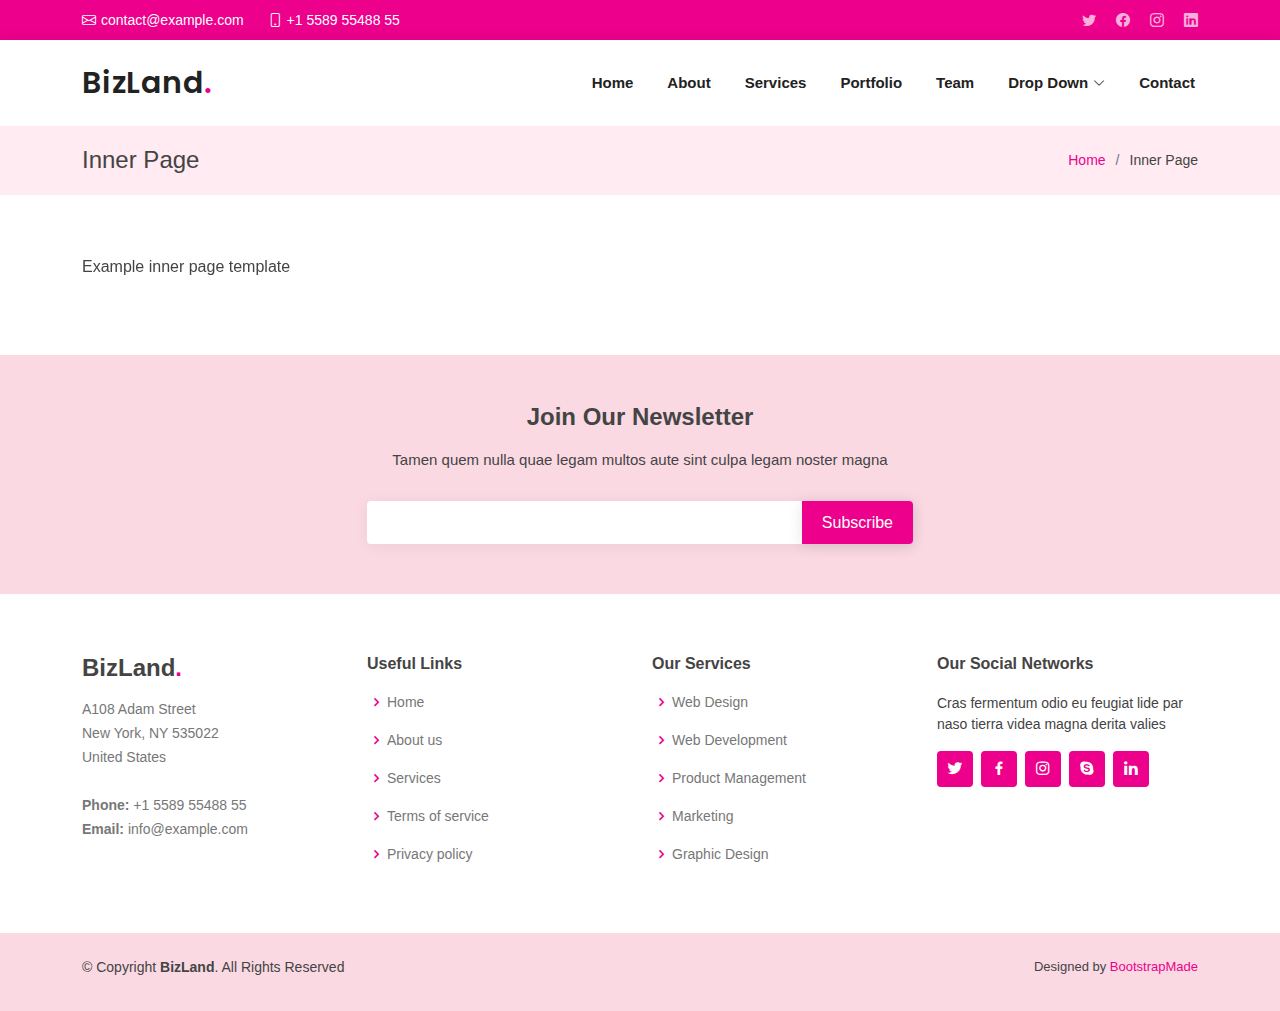
<file: inner-page.html>
<!DOCTYPE html>
<html lang="en">

<head>
  <meta charset="utf-8">
  <meta content="width=device-width, initial-scale=1.0" name="viewport">

  <title>Inner Page - BizLand Bootstrap Template</title>
  <meta content="" name="description">
  <meta content="" name="keywords">

  <!-- Favicons -->
  <link href="assets/img/favicon.png" rel="icon">
  <link href="assets/img/apple-touch-icon.png" rel="apple-touch-icon">

  <!-- Google Fonts -->
  <link href="https://fonts.googleapis.com/css?family=Open+Sans:300,300i,400,400i,600,600i,700,700i|Roboto:300,300i,400,400i,500,500i,600,600i,700,700i|Poppins:300,300i,400,400i,500,500i,600,600i,700,700i" rel="stylesheet">

  <!-- Vendor CSS Files -->
  <link href="assets/vendor/aos/aos.css" rel="stylesheet">
  <link href="assets/vendor/bootstrap/css/bootstrap.min.css" rel="stylesheet">
  <link href="assets/vendor/bootstrap-icons/bootstrap-icons.css" rel="stylesheet">
  <link href="assets/vendor/boxicons/css/boxicons.min.css" rel="stylesheet">
  <link href="assets/vendor/glightbox/css/glightbox.min.css" rel="stylesheet">
  <link href="assets/vendor/swiper/swiper-bundle.min.css" rel="stylesheet">

  <!-- Template Main CSS File -->
  <link href="assets/css/style.css" rel="stylesheet">

  <!-- =======================================================
  * Template Name: BizLand - v3.9.1
  * Template URL: https://bootstrapmade.com/bizland-bootstrap-business-template/
  * Author: BootstrapMade.com
  * License: https://bootstrapmade.com/license/
  ======================================================== -->
</head>

<body>

  <!-- ======= Top Bar ======= -->
  <section id="topbar" class="d-flex align-items-center">
    <div class="container d-flex justify-content-center justify-content-md-between">
      <div class="contact-info d-flex align-items-center">
        <i class="bi bi-envelope d-flex align-items-center"><a href="mailto:contact@example.com">contact@example.com</a></i>
        <i class="bi bi-phone d-flex align-items-center ms-4"><span>+1 5589 55488 55</span></i>
      </div>
      <div class="social-links d-none d-md-flex align-items-center">
        <a href="#" class="twitter"><i class="bi bi-twitter"></i></a>
        <a href="#" class="facebook"><i class="bi bi-facebook"></i></a>
        <a href="#" class="instagram"><i class="bi bi-instagram"></i></a>
        <a href="#" class="linkedin"><i class="bi bi-linkedin"></i></i></a>
      </div>
    </div>
  </section>

  <!-- ======= Header ======= -->
  <header id="header" class="d-flex align-items-center">
    <div class="container d-flex align-items-center justify-content-between">

      <h1 class="logo"><a href="index.html">BizLand<span>.</span></a></h1>
      <!-- Uncomment below if you prefer to use an image logo -->
      <!-- <a href="index.html" class="logo"><img src="assets/img/logo.png" alt=""></a>-->

      <nav id="navbar" class="navbar">
        <ul>
          <li><a class="nav-link scrollto " href="#hero">Home</a></li>
          <li><a class="nav-link scrollto" href="#about">About</a></li>
          <li><a class="nav-link scrollto" href="#services">Services</a></li>
          <li><a class="nav-link scrollto " href="#portfolio">Portfolio</a></li>
          <li><a class="nav-link scrollto" href="#team">Team</a></li>
          <li class="dropdown"><a href="#"><span>Drop Down</span> <i class="bi bi-chevron-down"></i></a>
            <ul>
              <li><a href="#">Drop Down 1</a></li>
              <li class="dropdown"><a href="#"><span>Deep Drop Down</span> <i class="bi bi-chevron-right"></i></a>
                <ul>
                  <li><a href="#">Deep Drop Down 1</a></li>
                  <li><a href="#">Deep Drop Down 2</a></li>
                  <li><a href="#">Deep Drop Down 3</a></li>
                  <li><a href="#">Deep Drop Down 4</a></li>
                  <li><a href="#">Deep Drop Down 5</a></li>
                </ul>
              </li>
              <li><a href="#">Drop Down 2</a></li>
              <li><a href="#">Drop Down 3</a></li>
              <li><a href="#">Drop Down 4</a></li>
            </ul>
          </li>
          <li><a class="nav-link scrollto" href="#contact">Contact</a></li>
        </ul>
        <i class="bi bi-list mobile-nav-toggle"></i>
      </nav><!-- .navbar -->

    </div>
  </header><!-- End Header -->

  <main id="main" data-aos="fade-up">

    <!-- ======= Breadcrumbs ======= -->
    <section class="breadcrumbs">
      <div class="container">

        <div class="d-flex justify-content-between align-items-center">
          <h2>Inner Page</h2>
          <ol>
            <li><a href="index.html">Home</a></li>
            <li>Inner Page</li>
          </ol>
        </div>

      </div>
    </section><!-- End Breadcrumbs -->

    <section class="inner-page">
      <div class="container">
        <p>
          Example inner page template
        </p>
      </div>
    </section>

  </main><!-- End #main -->

  <!-- ======= Footer ======= -->
  <footer id="footer">

    <div class="footer-newsletter">
      <div class="container">
        <div class="row justify-content-center">
          <div class="col-lg-6">
            <h4>Join Our Newsletter</h4>
            <p>Tamen quem nulla quae legam multos aute sint culpa legam noster magna</p>
            <form action="" method="post">
              <input type="email" name="email"><input type="submit" value="Subscribe">
            </form>
          </div>
        </div>
      </div>
    </div>

    <div class="footer-top">
      <div class="container">
        <div class="row">

          <div class="col-lg-3 col-md-6 footer-contact">
            <h3>BizLand<span>.</span></h3>
            <p>
              A108 Adam Street <br>
              New York, NY 535022<br>
              United States <br><br>
              <strong>Phone:</strong> +1 5589 55488 55<br>
              <strong>Email:</strong> info@example.com<br>
            </p>
          </div>

          <div class="col-lg-3 col-md-6 footer-links">
            <h4>Useful Links</h4>
            <ul>
              <li><i class="bx bx-chevron-right"></i> <a href="#">Home</a></li>
              <li><i class="bx bx-chevron-right"></i> <a href="#">About us</a></li>
              <li><i class="bx bx-chevron-right"></i> <a href="#">Services</a></li>
              <li><i class="bx bx-chevron-right"></i> <a href="#">Terms of service</a></li>
              <li><i class="bx bx-chevron-right"></i> <a href="#">Privacy policy</a></li>
            </ul>
          </div>

          <div class="col-lg-3 col-md-6 footer-links">
            <h4>Our Services</h4>
            <ul>
              <li><i class="bx bx-chevron-right"></i> <a href="#">Web Design</a></li>
              <li><i class="bx bx-chevron-right"></i> <a href="#">Web Development</a></li>
              <li><i class="bx bx-chevron-right"></i> <a href="#">Product Management</a></li>
              <li><i class="bx bx-chevron-right"></i> <a href="#">Marketing</a></li>
              <li><i class="bx bx-chevron-right"></i> <a href="#">Graphic Design</a></li>
            </ul>
          </div>

          <div class="col-lg-3 col-md-6 footer-links">
            <h4>Our Social Networks</h4>
            <p>Cras fermentum odio eu feugiat lide par naso tierra videa magna derita valies</p>
            <div class="social-links mt-3">
              <a href="#" class="twitter"><i class="bx bxl-twitter"></i></a>
              <a href="#" class="facebook"><i class="bx bxl-facebook"></i></a>
              <a href="#" class="instagram"><i class="bx bxl-instagram"></i></a>
              <a href="#" class="google-plus"><i class="bx bxl-skype"></i></a>
              <a href="#" class="linkedin"><i class="bx bxl-linkedin"></i></a>
            </div>
          </div>

        </div>
      </div>
    </div>

    <div class="container py-4">
      <div class="copyright">
        &copy; Copyright <strong><span>BizLand</span></strong>. All Rights Reserved
      </div>
      <div class="credits">
        <!-- All the links in the footer should remain intact. -->
        <!-- You can delete the links only if you purchased the pro version. -->
        <!-- Licensing information: https://bootstrapmade.com/license/ -->
        <!-- Purchase the pro version with working PHP/AJAX contact form: https://bootstrapmade.com/bizland-bootstrap-business-template/ -->
        Designed by <a href="https://bootstrapmade.com/">BootstrapMade</a>
      </div>
    </div>
  </footer><!-- End Footer -->

  <div id="preloader"></div>
  <a href="#" class="back-to-top d-flex align-items-center justify-content-center"><i class="bi bi-arrow-up-short"></i></a>

  <!-- Vendor JS Files -->
  <script src="assets/vendor/purecounter/purecounter_vanilla.js"></script>
  <script src="assets/vendor/aos/aos.js"></script>
  <script src="assets/vendor/bootstrap/js/bootstrap.bundle.min.js"></script>
  <script src="assets/vendor/glightbox/js/glightbox.min.js"></script>
  <script src="assets/vendor/isotope-layout/isotope.pkgd.min.js"></script>
  <script src="assets/vendor/swiper/swiper-bundle.min.js"></script>
  <script src="assets/vendor/waypoints/noframework.waypoints.js"></script>
  <script src="assets/vendor/php-email-form/validate.js"></script>

  <!-- Template Main JS File -->
  <script src="assets/js/main.js"></script>

</body>

</html>
</file>
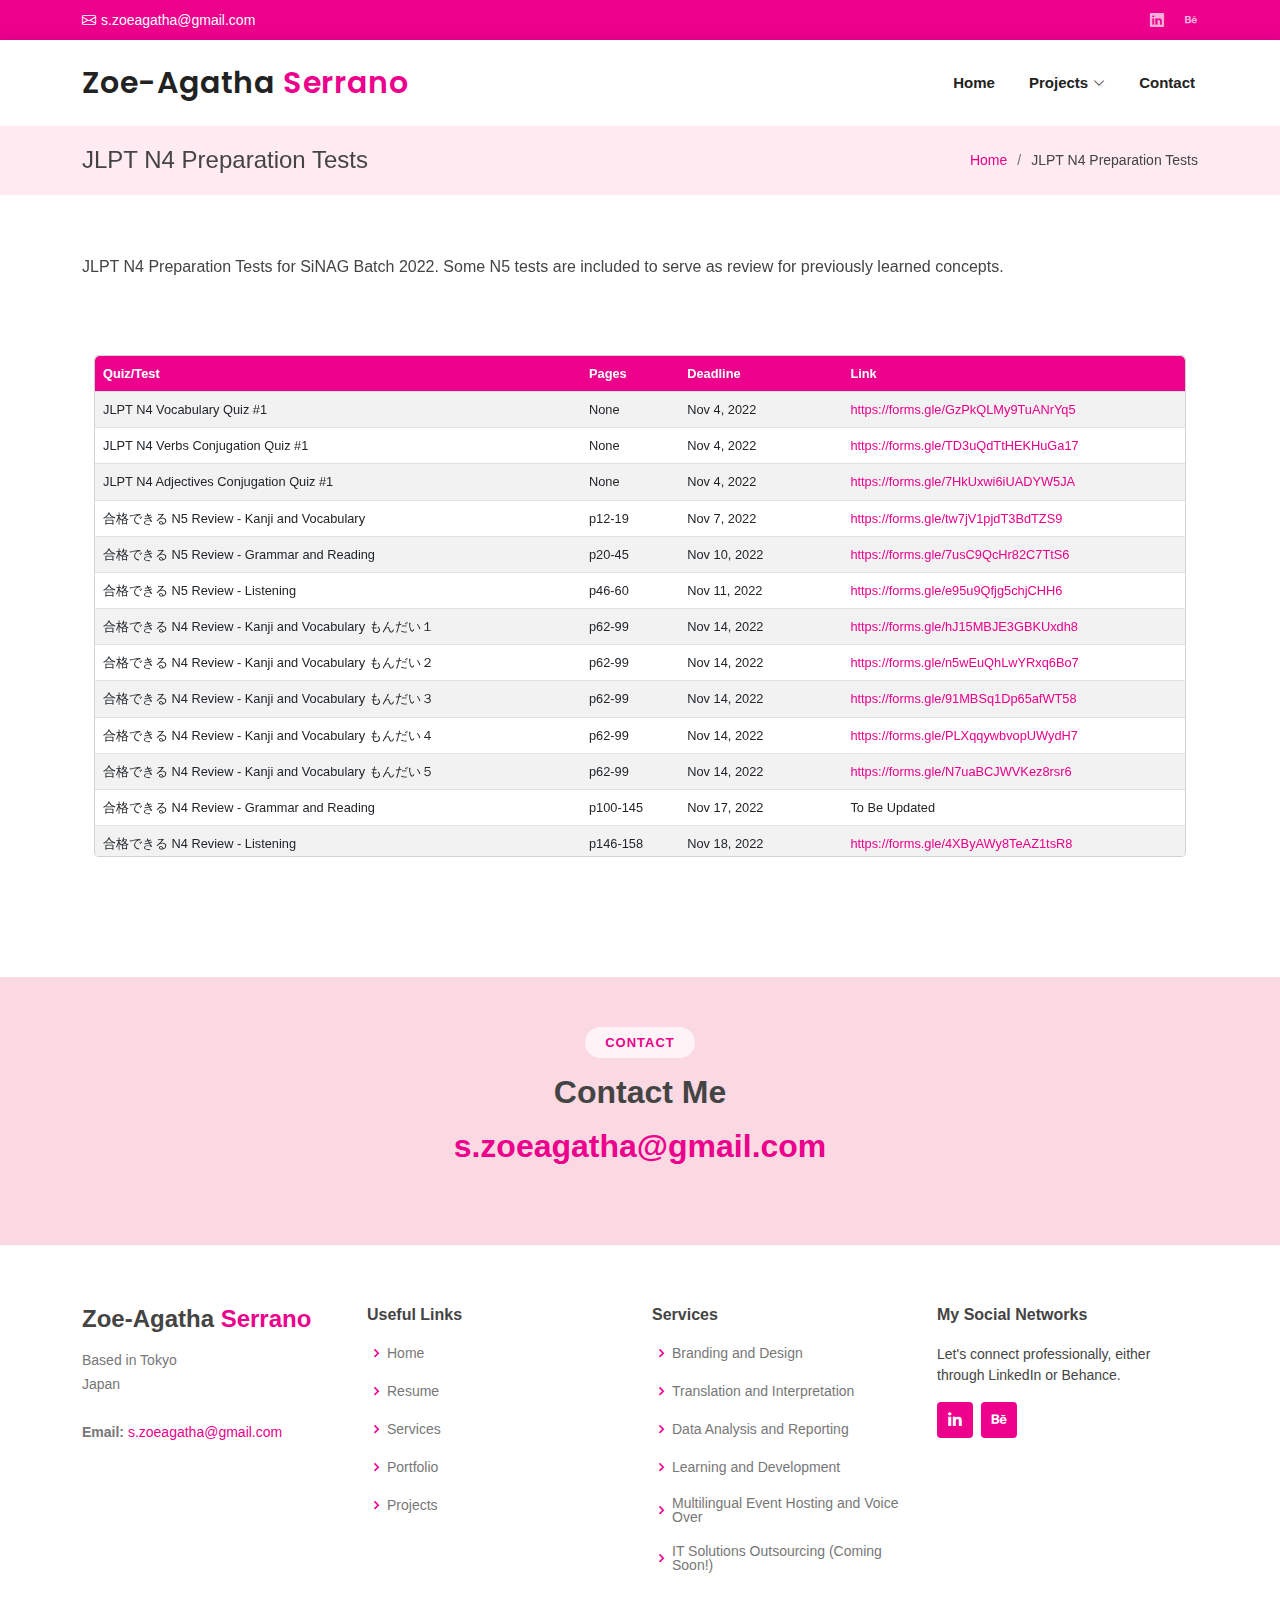
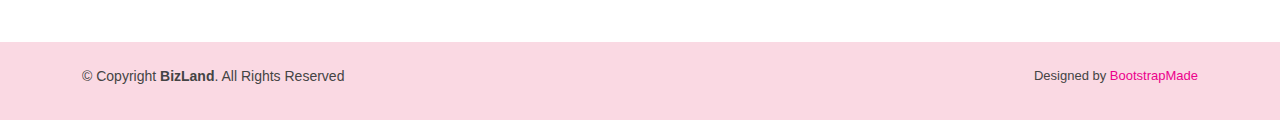
<file: jlptnfour-prep.html>
<!DOCTYPE html>
<html lang="en">

<head>
  <meta charset="utf-8">
  <meta content="width=device-width, initial-scale=1.0" name="viewport">

  <title>SiNAG Project - JLPT N4 Preparation Tests</title>
  <meta content="" name="description">
  <meta content="" name="keywords">

  <!-- Favicons -->
  <link href="assets/img/favicon.png" rel="icon">
  <link href="assets/img/apple-touch-icon.png" rel="apple-touch-icon">

  <!-- Google Fonts -->
  <link href="https://fonts.googleapis.com/css?family=Open+Sans:300,300i,400,400i,600,600i,700,700i|Roboto:300,300i,400,400i,500,500i,600,600i,700,700i|Poppins:300,300i,400,400i,500,500i,600,600i,700,700i" rel="stylesheet">

  <!-- Vendor CSS Files -->
  <link href="assets/vendor/aos/aos.css" rel="stylesheet">
  <link href="assets/vendor/bootstrap/css/bootstrap.min.css" rel="stylesheet">
  <link href="assets/vendor/bootstrap-icons/bootstrap-icons.css" rel="stylesheet">
  <link href="assets/vendor/boxicons/css/boxicons.min.css" rel="stylesheet">
  <link href="assets/vendor/glightbox/css/glightbox.min.css" rel="stylesheet">
  <link href="assets/vendor/swiper/swiper-bundle.min.css" rel="stylesheet">

  <!-- Template Main CSS File -->
  <link href="assets/css/style.css" rel="stylesheet">

  <!-- =======================================================
  * Template Name: BizLand - v3.9.1
  * Template URL: https://bootstrapmade.com/bizland-bootstrap-business-template/
  * Author: BootstrapMade.com
  * License: https://bootstrapmade.com/license/
  ======================================================== -->
</head>

<body>

  <!-- ======= Top Bar ======= -->
 <section id="topbar" class="d-flex align-items-center">
    <div class="container d-flex justify-content-center justify-content-md-between">
      <div class="contact-info d-flex align-items-center">
        <i class="bi bi-envelope d-flex align-items-center"><a href="mailto:s.zoeagatha@gmail.com">s.zoeagatha@gmail.com</a></i> 
        <!-- <i class="bi bi-phone d-flex align-items-center ms-4"><span>+1 5589 55488 55</span></i> -->
      </div>
      <div class="social-links d-none d-md-flex align-items-center">
        <a href="https://www.linkedin.com/in/zoe-agatha-serrano" target="_blank" class="linkedin"><i class="bi bi-linkedin"></i></i></a> 		
		<a href="https://www.behance.net/zaserrano" target="_blank" class="behance"><i class="bx bxl-behance"></i></a>        
      </div>
    </div>
  </section>

  <!-- ======= Header ======= -->
 <header id="header" class="d-flex align-items-center">
    <div class="container d-flex align-items-center justify-content-between">

      <h1 class="logo"><a href="index.html">Zoe-Agatha <span>Serrano</span></a></h1>
      <!-- Uncomment below if you prefer to use an image logo -->
      <!-- <a href="index.html" class="logo"><img src="assets/img/logo.png" alt=""></a>-->

      <nav id="navbar" class="navbar">
        <ul>
          <li><a href="index.html">Home</a></li>
          <li class="dropdown"><a href="#"><span>Projects</span> <i class="bi bi-chevron-down"></i></a>
            <ul>
		  
			  <li class="dropdown"><a href="#"><span>SiNAG Project</span> <i class="bi bi-chevron-right"></i></a>
                <ul>
				  <li><a href="jlptnfour-prep.html" target="_blank">JLPT N4 Preparation Tests</a></li>
				  <li><a href="portfolio-details.html" target="_blank">JLPT N4 Flashcards</a></li>
			      <li><a href="#" target="_blank">Japanese Learning Materials</a></li>
                </ul>
              </li>
			  
            </ul>
          </li>
          <li><a class="nav-link scrollto" href="#footer">Contact</a></li>
        </ul>
        <i class="bi bi-list mobile-nav-toggle"></i>
      </nav><!-- .navbar -->

    </div>
  </header><!-- End Header -->

  <main id="main" data-aos="fade-up">


    <!-- ======= Breadcrumbs ======= -->
    <section class="breadcrumbs">
      <div class="container">

        <div class="d-flex justify-content-between align-items-center">
          <h2>JLPT N4 Preparation Tests</h2>
          <ol>
            <li><a href="index.html">Home</a></li>
            <li>JLPT N4 Preparation Tests</li>
          </ol>
        </div>

      </div>
    </section>
	<!-- End Breadcrumbs -->


	<!-- ======= Inner Page ======= -->
    <section class="inner-page">
      <div class="container">
	  <p>JLPT N4 Preparation Tests for SiNAG Batch 2022. Some N5 tests are included to serve as review for previously learned concepts.</p>

    <!-- ======= Table Inside Inner Page ======= -->
	<section class="intro">
	  <div class="bg-image h-100" style="background-color: #fff;">
		<div class="mask d-flex align-items-center h-100">
		  <div class="container">
			<div class="row justify-content-center">
			  <div class="col-xl">
				<div class="card">
				  <div class="card-body p-0">
					<div class="table-responsive table-scroll" data-mdb-perfect-scrollbar="true" style="position: relative; height: 500px">
					  <table class="table table-striped mb-0">
						<thead style="background-color: #ec008c;">
						  <tr>
							<th scope="col">Quiz/Test</th>
							<th scope="col">Pages</th>
							<th scope="col">Deadline</th>
							<th scope="col">Link</th>
						  </tr>
						</thead>
						<tbody>
						  <tr>
							<td>JLPT N4 Vocabulary Quiz #1</td>
							<td>None</td>
							<td>Nov 4, 2022</td>
							<td><a href="https://forms.gle/GzPkQLMy9TuANrYq5" target="blank">https://forms.gle/GzPkQLMy9TuANrYq5</a></td>
						  </tr>
						  <tr>
							<td>JLPT N4 Verbs Conjugation Quiz #1</td>
							<td>None</td>
							<td>Nov 4, 2022</td>
							<td><a href="https://forms.gle/TD3uQdTtHEKHuGa17" target="blank">https://forms.gle/TD3uQdTtHEKHuGa17</a></td>
						  </tr>
						  <tr>
							<td>JLPT N4 Adjectives Conjugation Quiz #1</td>
							<td>None</td>
							<td>Nov 4, 2022</td>
							<td><a href="https://forms.gle/7HkUxwi6iUADYW5JA" target="blank">https://forms.gle/7HkUxwi6iUADYW5JA</a></td>
						  </tr>
						  <tr>
							<td>合格できる N5 Review - Kanji and Vocabulary</td>
							<td>p12-19</td>
							<td>Nov 7, 2022</td>
							<td><a href="https://forms.gle/tw7jV1pjdT3BdTZS9" target="blank">https://forms.gle/tw7jV1pjdT3BdTZS9</a></td>
						  </tr>
						  <tr>
							<td>合格できる N5 Review - Grammar and Reading</td>
							<td>p20-45</td>
							<td>Nov 10, 2022</td>
							<td><a href="https://forms.gle/7usC9QcHr82C7TtS6" target="blank">https://forms.gle/7usC9QcHr82C7TtS6</a></td>
						  </tr>
						  <tr>
							<td>合格できる N5 Review - Listening</td>
							<td>p46-60</td>
							<td>Nov 11, 2022</td>
							<td><a href="https://forms.gle/e95u9Qfjg5chjCHH6" target="blank">https://forms.gle/e95u9Qfjg5chjCHH6</a></td>
						  </tr>
						  <tr>
							<td>合格できる N4 Review - Kanji and Vocabulary もんだい１</td>
							<td>p62-99</td>
							<td>Nov 14, 2022</td>
							<td><a href="https://forms.gle/hJ15MBJE3GBKUxdh8" target="blank">https://forms.gle/hJ15MBJE3GBKUxdh8</a></td>
						  </tr>
						  <tr>
							<td>合格できる N4 Review - Kanji and Vocabulary もんだい２</td>
							<td>p62-99</td>
							<td>Nov 14, 2022</td>
							<td><a href="https://forms.gle/n5wEuQhLwYRxq6Bo7" target="blank">https://forms.gle/n5wEuQhLwYRxq6Bo7</a></td>
						  </tr>
						  <tr>
							<td>合格できる N4 Review - Kanji and Vocabulary もんだい３</td>
							<td>p62-99</td>
							<td>Nov 14, 2022</td>
							<td><a href="https://forms.gle/91MBSq1Dp65afWT58" target="blank">https://forms.gle/91MBSq1Dp65afWT58</a></td>
						  </tr>
						  <tr>
							<td>合格できる N4 Review - Kanji and Vocabulary もんだい４</td>
							<td>p62-99</td>
							<td>Nov 14, 2022</td>
							<td><a href="https://forms.gle/PLXqqywbvopUWydH7" target="blank">https://forms.gle/PLXqqywbvopUWydH7</a></td>
						  </tr>
						  <tr>
							<td>合格できる N4 Review - Kanji and Vocabulary もんだい５</td>
							<td>p62-99</td>
							<td>Nov 14, 2022</td>
							<td><a href="https://forms.gle/N7uaBCJWVKez8rsr6" target="blank">https://forms.gle/N7uaBCJWVKez8rsr6</a></td>
						  </tr>
						  <tr>
							<td>合格できる N4 Review - Grammar and Reading</td>
							<td>p100-145</td>
							<td>Nov 17, 2022</td>
							<td>To Be Updated</td>
						  </tr>
						  <tr>
							<td>合格できる N4 Review - Listening</td>
							<td>p146-158</td>
							<td>Nov 18, 2022</td>
							<td><a href="https://forms.gle/4XByAWy8TeAZ1tsR8" target="blank">https://forms.gle/4XByAWy8TeAZ1tsR8</a></td>
						  </tr>
						  <tr>
							<td>合格できる　(N5 Mock Test)</td>
							<td>p162-190</td>
							<td>To Be Announced</td>
							<td>To Be Updated</td>
						  </tr>
						  <tr>
							<td>合格できる (N4 Mock Test)</td>
							<td>p192-222</td>
							<td>To Be Announced</td>
							<td>To Be Updated</td>
						  </tr>
						  <tr>
							<td>JLPTスーパー模試 (N4 Mock Test 1)</td>
							<td>p22-54</td>
							<td>Nov 21, 2022</td>
							<td>To Be Updated</td>
						  </tr>
						  <tr>
							<td>JLPTスーパー模試 (N4 Mock Test 2)</td>
							<td>p56-88</td>
							<td>Nov 24, 2022</td>
							<td>To Be Updated</td>
						  </tr>
						  
						</tbody>
					  </table>
					</div>
				  </div>
				</div>
			  </div>
			</div>
		  </div>
		</div>
	  </div>
	</section><!-- End Table Content -->


      </div>
    </section>

  </main><!-- End #main -->






  <!-- ======= Footer ======= -->
  <footer id="footer">
    <div class="footer-newsletter">
      <div class="container">
	 	  
        <div class="row justify-content-center">
          <div class="col-lg-6">
            
		<div class="section-title">
          <h2>Contact</h2>
          <h3>Contact Me</h3>
          <h3><a href="mailto:s.zoeagatha@gmail.com">s.zoeagatha@gmail.com</a></h3>
        </div>	
            <!-- <form action="" method="post">
              <input type="email" name="email"><input type="submit" value="Subscribe">
            </form> -->
          </div>
        </div>
      </div>
    </div>

    <div class="footer-top">
      <div class="container">
        <div class="row">

          <div class="col-lg-3 col-md-6 footer-contact">
            <h3>Zoe-Agatha <span>Serrano</span></h3>
            <p>
              Based in Tokyo <br>
              Japan<br><br>
              <!-- <strong>Phone:</strong> +1 5589 55488 55<br>--> 
              <strong>Email: </strong><a href="mailto:s.zoeagatha@gmail.com">s.zoeagatha@gmail.com</a><br>
            </p>
          </div>

          <div class="col-lg-3 col-md-6 footer-links">
            <h4>Useful Links</h4>
            <ul>
              <li><i class="bx bx-chevron-right"></i> <a href="#hero">Home</a></li>
              <li><i class="bx bx-chevron-right"></i> <a href="#resume">Resume</a></li>
			  <li><i class="bx bx-chevron-right"></i> <a href="#services">Services</a></li>
			  <li><i class="bx bx-chevron-right"></i> <a href="#portfolio">Portfolio</a></li>
			  <li><i class="bx bx-chevron-right"></i> <a href="#projects">Projects</a></li>	
			</ul>
          </div>

          <div class="col-lg-3 col-md-6 footer-links">
            <h4>Services</h4>
            <ul>
              <li><i class="bx bx-chevron-right"></i> <a href="#">Branding and Design</a></li>
              <li><i class="bx bx-chevron-right"></i> <a href="#">Translation and Interpretation</a></li>
              <li><i class="bx bx-chevron-right"></i> <a href="#">Data Analysis and Reporting</a></li>
              <li><i class="bx bx-chevron-right"></i> <a href="#">Learning and Development</a></li>
              <li><i class="bx bx-chevron-right"></i> <a href="#">Multilingual Event Hosting and Voice Over</a></li>
			  <li><i class="bx bx-chevron-right"></i> <a href="#">IT Solutions Outsourcing (Coming Soon!)</a></li>
            </ul>
          </div>

          <div class="col-lg-3 col-md-6 footer-links">
            <h4>My Social Networks</h4>
            <p>Let's connect professionally, either through LinkedIn or Behance.</p>
            <div class="social-links mt-3">
              <a href="https://www.linkedin.com/in/zoe-agatha-serrano" target="_blank" class="linkedin"><i class="bx bxl-linkedin"></i></a>
			  <a href="https://www.behance.net/zaserrano" target="_blank" class="behance"><i class="bx bxl-behance"></i></a>
            </div>
          </div>

        </div>
      </div>
    </div>

    <div class="container py-4">
      <div class="copyright">
        &copy; Copyright <strong><span>BizLand</span></strong>. All Rights Reserved
      </div>
      <div class="credits">
        <!-- All the links in the footer should remain intact. -->
        <!-- You can delete the links only if you purchased the pro version. -->
        <!-- Licensing information: https://bootstrapmade.com/license/ -->
        <!-- Purchase the pro version with working PHP/AJAX contact form: https://bootstrapmade.com/bizland-bootstrap-business-template/ -->
        Designed by <a href="https://bootstrapmade.com/">BootstrapMade</a>
      </div>
    </div>
  </footer><!-- End Footer -->

  <div id="preloader"></div>
  <a href="#" class="back-to-top d-flex align-items-center justify-content-center"><i class="bi bi-arrow-up-short"></i></a>

  <!-- Vendor JS Files -->
  <script src="assets/vendor/purecounter/purecounter_vanilla.js"></script>
  <script src="assets/vendor/aos/aos.js"></script>
  <script src="assets/vendor/bootstrap/js/bootstrap.bundle.min.js"></script>
  <script src="assets/vendor/glightbox/js/glightbox.min.js"></script>
  <script src="assets/vendor/isotope-layout/isotope.pkgd.min.js"></script>
  <script src="assets/vendor/swiper/swiper-bundle.min.js"></script>
  <script src="assets/vendor/waypoints/noframework.waypoints.js"></script>
  <script src="assets/vendor/php-email-form/validate.js"></script>

  <!-- Template Main JS File -->
  <script src="assets/js/main.js"></script>

</body>

</html>
</file>
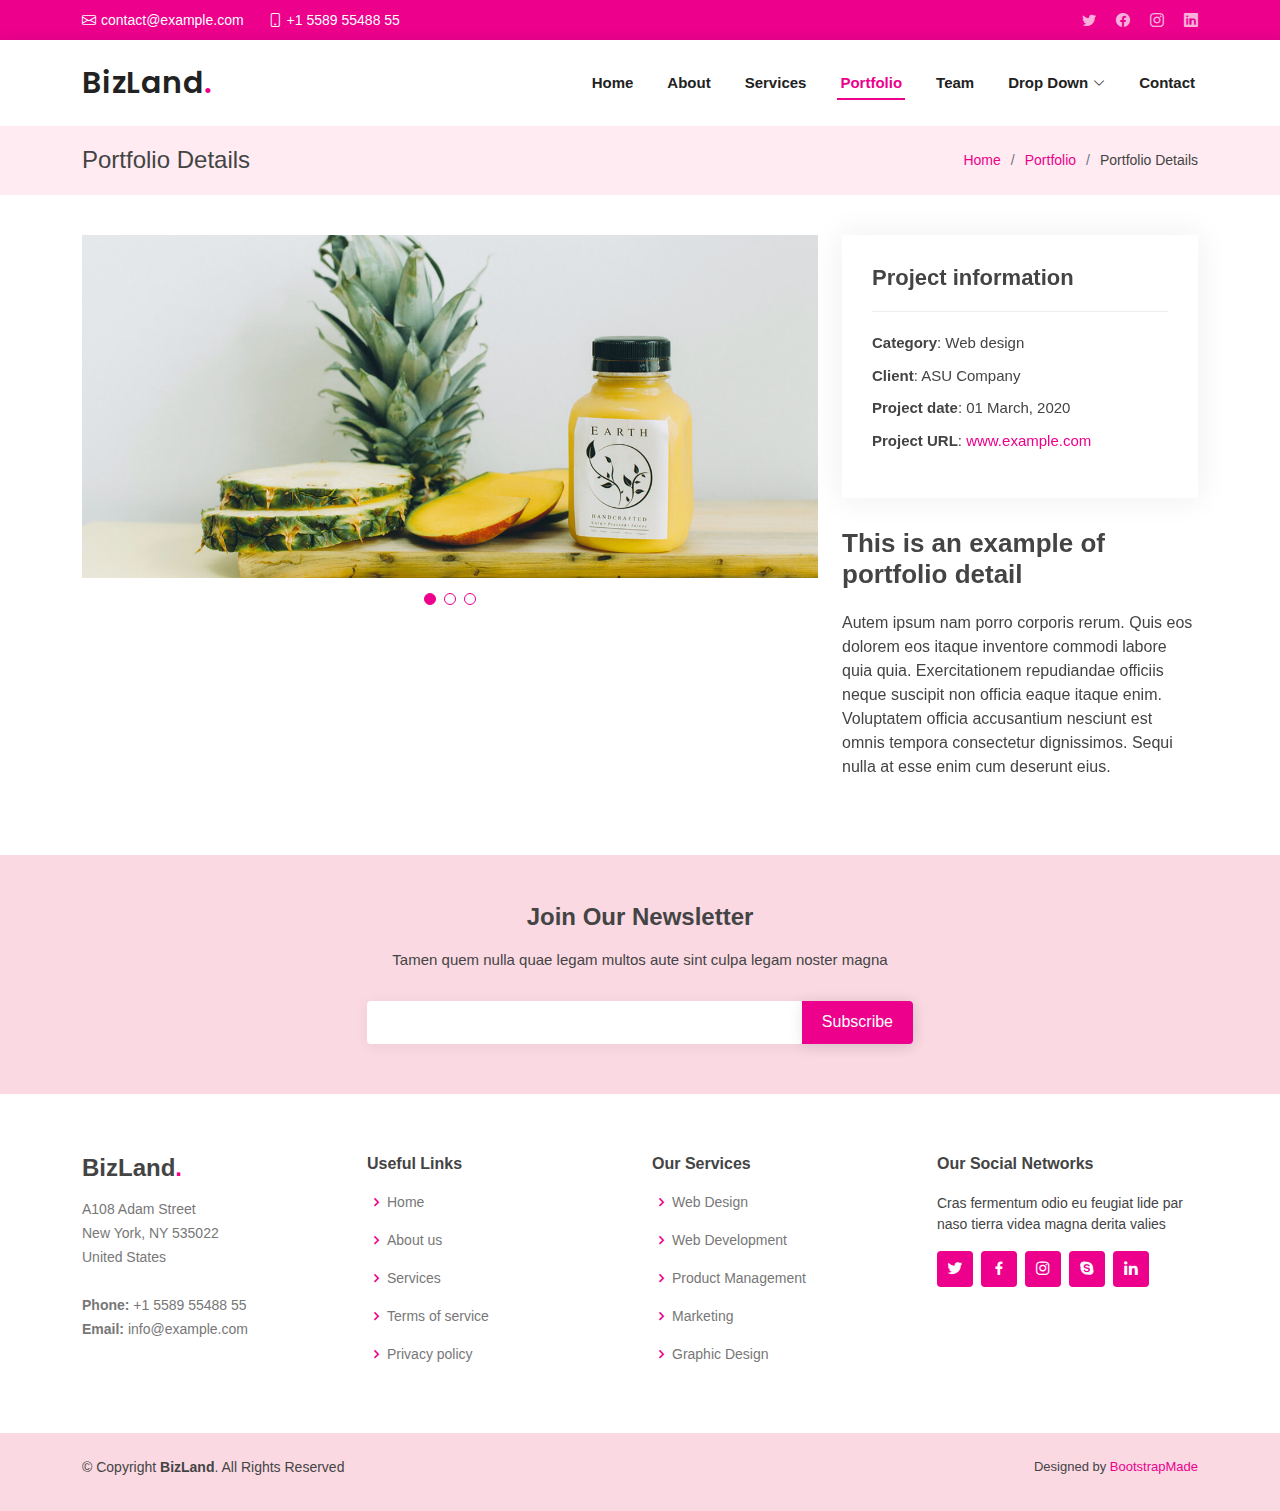
<file: portfolio-details.html>
<!DOCTYPE html>
<html lang="en">

<head>
  <meta charset="utf-8">
  <meta content="width=device-width, initial-scale=1.0" name="viewport">

  <title>Portfolio Details - BizLand Bootstrap Template</title>
  <meta content="" name="description">
  <meta content="" name="keywords">

  <!-- Favicons -->
  <link href="assets/img/favicon.png" rel="icon">
  <link href="assets/img/apple-touch-icon.png" rel="apple-touch-icon">

  <!-- Google Fonts -->
  <link href="https://fonts.googleapis.com/css?family=Open+Sans:300,300i,400,400i,600,600i,700,700i|Roboto:300,300i,400,400i,500,500i,600,600i,700,700i|Poppins:300,300i,400,400i,500,500i,600,600i,700,700i" rel="stylesheet">

  <!-- Vendor CSS Files -->
  <link href="assets/vendor/aos/aos.css" rel="stylesheet">
  <link href="assets/vendor/bootstrap/css/bootstrap.min.css" rel="stylesheet">
  <link href="assets/vendor/bootstrap-icons/bootstrap-icons.css" rel="stylesheet">
  <link href="assets/vendor/boxicons/css/boxicons.min.css" rel="stylesheet">
  <link href="assets/vendor/glightbox/css/glightbox.min.css" rel="stylesheet">
  <link href="assets/vendor/swiper/swiper-bundle.min.css" rel="stylesheet">

  <!-- Template Main CSS File -->
  <link href="assets/css/style.css" rel="stylesheet">

  <!-- =======================================================
  * Template Name: BizLand - v3.9.1
  * Template URL: https://bootstrapmade.com/bizland-bootstrap-business-template/
  * Author: BootstrapMade.com
  * License: https://bootstrapmade.com/license/
  ======================================================== -->
</head>

<body>

  <!-- ======= Top Bar ======= -->
  <section id="topbar" class="d-flex align-items-center">
    <div class="container d-flex justify-content-center justify-content-md-between">
      <div class="contact-info d-flex align-items-center">
        <i class="bi bi-envelope d-flex align-items-center"><a href="mailto:contact@example.com">contact@example.com</a></i>
        <i class="bi bi-phone d-flex align-items-center ms-4"><span>+1 5589 55488 55</span></i>
      </div>
      <div class="social-links d-none d-md-flex align-items-center">
        <a href="#" class="twitter"><i class="bi bi-twitter"></i></a>
        <a href="#" class="facebook"><i class="bi bi-facebook"></i></a>
        <a href="#" class="instagram"><i class="bi bi-instagram"></i></a>
        <a href="#" class="linkedin"><i class="bi bi-linkedin"></i></i></a>
      </div>
    </div>
  </section>

  <!-- ======= Header ======= -->
  <header id="header" class="d-flex align-items-center">
    <div class="container d-flex align-items-center justify-content-between">

      <h1 class="logo"><a href="index.html">BizLand<span>.</span></a></h1>
      <!-- Uncomment below if you prefer to use an image logo -->
      <!-- <a href="index.html" class="logo"><img src="assets/img/logo.png" alt=""></a>-->

      <nav id="navbar" class="navbar">
        <ul>
          <li><a class="nav-link scrollto " href="#hero">Home</a></li>
          <li><a class="nav-link scrollto" href="#about">About</a></li>
          <li><a class="nav-link scrollto" href="#services">Services</a></li>
          <li><a class="nav-link scrollto active" href="#portfolio">Portfolio</a></li>
          <li><a class="nav-link scrollto" href="#team">Team</a></li>
          <li class="dropdown"><a href="#"><span>Drop Down</span> <i class="bi bi-chevron-down"></i></a>
            <ul>
              <li><a href="#">Drop Down 1</a></li>
              <li class="dropdown"><a href="#"><span>Deep Drop Down</span> <i class="bi bi-chevron-right"></i></a>
                <ul>
                  <li><a href="#">Deep Drop Down 1</a></li>
                  <li><a href="#">Deep Drop Down 2</a></li>
                  <li><a href="#">Deep Drop Down 3</a></li>
                  <li><a href="#">Deep Drop Down 4</a></li>
                  <li><a href="#">Deep Drop Down 5</a></li>
                </ul>
              </li>
              <li><a href="#">Drop Down 2</a></li>
              <li><a href="#">Drop Down 3</a></li>
              <li><a href="#">Drop Down 4</a></li>
            </ul>
          </li>
          <li><a class="nav-link scrollto" href="#contact">Contact</a></li>
        </ul>
        <i class="bi bi-list mobile-nav-toggle"></i>
      </nav><!-- .navbar -->

    </div>
  </header><!-- End Header -->

  <main id="main" data-aos="fade-up">

    <!-- ======= Breadcrumbs Section ======= -->
    <section class="breadcrumbs">
      <div class="container">

        <div class="d-flex justify-content-between align-items-center">
          <h2>Portfolio Details</h2>
          <ol>
            <li><a href="index.html">Home</a></li>
            <li><a href="portfolio.html">Portfolio</a></li>
            <li>Portfolio Details</li>
          </ol>
        </div>

      </div>
    </section><!-- Breadcrumbs Section -->

    <!-- ======= Portfolio Details Section ======= -->
    <section id="portfolio-details" class="portfolio-details">
      <div class="container">

        <div class="row gy-4">

          <div class="col-lg-8">
            <div class="portfolio-details-slider swiper">
              <div class="swiper-wrapper align-items-center">

                <div class="swiper-slide">
                  <img src="assets/img/portfolio/portfolio-details-1.jpg" alt="">
                </div>

                <div class="swiper-slide">
                  <img src="assets/img/portfolio/portfolio-details-2.jpg" alt="">
                </div>

                <div class="swiper-slide">
                  <img src="assets/img/portfolio/portfolio-details-3.jpg" alt="">
                </div>

              </div>
              <div class="swiper-pagination"></div>
            </div>
          </div>

          <div class="col-lg-4">
            <div class="portfolio-info">
              <h3>Project information</h3>
              <ul>
                <li><strong>Category</strong>: Web design</li>
                <li><strong>Client</strong>: ASU Company</li>
                <li><strong>Project date</strong>: 01 March, 2020</li>
                <li><strong>Project URL</strong>: <a href="#">www.example.com</a></li>
              </ul>
            </div>
            <div class="portfolio-description">
              <h2>This is an example of portfolio detail</h2>
              <p>
                Autem ipsum nam porro corporis rerum. Quis eos dolorem eos itaque inventore commodi labore quia quia. Exercitationem repudiandae officiis neque suscipit non officia eaque itaque enim. Voluptatem officia accusantium nesciunt est omnis tempora consectetur dignissimos. Sequi nulla at esse enim cum deserunt eius.
              </p>
            </div>
          </div>

        </div>

      </div>
    </section><!-- End Portfolio Details Section -->

  </main><!-- End #main -->

  <!-- ======= Footer ======= -->
  <footer id="footer">

    <div class="footer-newsletter">
      <div class="container">
        <div class="row justify-content-center">
          <div class="col-lg-6">
            <h4>Join Our Newsletter</h4>
            <p>Tamen quem nulla quae legam multos aute sint culpa legam noster magna</p>
            <form action="" method="post">
              <input type="email" name="email"><input type="submit" value="Subscribe">
            </form>
          </div>
        </div>
      </div>
    </div>

    <div class="footer-top">
      <div class="container">
        <div class="row">

          <div class="col-lg-3 col-md-6 footer-contact">
            <h3>BizLand<span>.</span></h3>
            <p>
              A108 Adam Street <br>
              New York, NY 535022<br>
              United States <br><br>
              <strong>Phone:</strong> +1 5589 55488 55<br>
              <strong>Email:</strong> info@example.com<br>
            </p>
          </div>

          <div class="col-lg-3 col-md-6 footer-links">
            <h4>Useful Links</h4>
            <ul>
              <li><i class="bx bx-chevron-right"></i> <a href="#">Home</a></li>
              <li><i class="bx bx-chevron-right"></i> <a href="#">About us</a></li>
              <li><i class="bx bx-chevron-right"></i> <a href="#">Services</a></li>
              <li><i class="bx bx-chevron-right"></i> <a href="#">Terms of service</a></li>
              <li><i class="bx bx-chevron-right"></i> <a href="#">Privacy policy</a></li>
            </ul>
          </div>

          <div class="col-lg-3 col-md-6 footer-links">
            <h4>Our Services</h4>
            <ul>
              <li><i class="bx bx-chevron-right"></i> <a href="#">Web Design</a></li>
              <li><i class="bx bx-chevron-right"></i> <a href="#">Web Development</a></li>
              <li><i class="bx bx-chevron-right"></i> <a href="#">Product Management</a></li>
              <li><i class="bx bx-chevron-right"></i> <a href="#">Marketing</a></li>
              <li><i class="bx bx-chevron-right"></i> <a href="#">Graphic Design</a></li>
            </ul>
          </div>

          <div class="col-lg-3 col-md-6 footer-links">
            <h4>Our Social Networks</h4>
            <p>Cras fermentum odio eu feugiat lide par naso tierra videa magna derita valies</p>
            <div class="social-links mt-3">
              <a href="#" class="twitter"><i class="bx bxl-twitter"></i></a>
              <a href="#" class="facebook"><i class="bx bxl-facebook"></i></a>
              <a href="#" class="instagram"><i class="bx bxl-instagram"></i></a>
              <a href="#" class="google-plus"><i class="bx bxl-skype"></i></a>
              <a href="#" class="linkedin"><i class="bx bxl-linkedin"></i></a>
            </div>
          </div>

        </div>
      </div>
    </div>

    <div class="container py-4">
      <div class="copyright">
        &copy; Copyright <strong><span>BizLand</span></strong>. All Rights Reserved
      </div>
      <div class="credits">
        <!-- All the links in the footer should remain intact. -->
        <!-- You can delete the links only if you purchased the pro version. -->
        <!-- Licensing information: https://bootstrapmade.com/license/ -->
        <!-- Purchase the pro version with working PHP/AJAX contact form: https://bootstrapmade.com/bizland-bootstrap-business-template/ -->
        Designed by <a href="https://bootstrapmade.com/">BootstrapMade</a>
      </div>
    </div>
  </footer><!-- End Footer -->

  <div id="preloader"></div>
  <a href="#" class="back-to-top d-flex align-items-center justify-content-center"><i class="bi bi-arrow-up-short"></i></a>

  <!-- Vendor JS Files -->
  <script src="assets/vendor/purecounter/purecounter_vanilla.js"></script>
  <script src="assets/vendor/aos/aos.js"></script>
  <script src="assets/vendor/bootstrap/js/bootstrap.bundle.min.js"></script>
  <script src="assets/vendor/glightbox/js/glightbox.min.js"></script>
  <script src="assets/vendor/isotope-layout/isotope.pkgd.min.js"></script>
  <script src="assets/vendor/swiper/swiper-bundle.min.js"></script>
  <script src="assets/vendor/waypoints/noframework.waypoints.js"></script>
  <script src="assets/vendor/php-email-form/validate.js"></script>

  <!-- Template Main JS File -->
  <script src="assets/js/main.js"></script>

</body>

</html>
</file>
<file: assets/css/style.css>
/**
* Template Name: BizLand - v3.9.1
* Template URL: https://bootstrapmade.com/bizland-bootstrap-business-template/
* Author: BootstrapMade.com
* License: https://bootstrapmade.com/license/
*/

/*--------------------------------------------------------------
# General
--------------------------------------------------------------*/
body {
  font-family: "Lato", sans-serif;
  color: #444444;
}

a {
  color: #ec008c;
  text-decoration: none;
}

a:hover {
  color: #f26d22; 
  text-decoration: none;
}

h1,
h2,
h3,
h4,
h5,
h6 {
  font-family: "Lato", sans-serif;
}

/*--------------------------------------------------------------
# Preloader
--------------------------------------------------------------*/
#preloader {
  position: fixed;
  top: 0;
  left: 0;
  right: 0;
  bottom: 0;
  z-index: 9999;
  overflow: hidden;
  background: #fff;
}

#preloader:before {
  content: "";
  position: fixed;
  top: calc(50% - 30px);
  left: calc(50% - 30px);
  border: 6px solid #ec008c;
  border-top-color: #fcedfb;
  border-radius: 20%;
  width: 60px;
  height: 60px;
  -webkit-animation: animate-preloader 1s linear infinite;
  animation: animate-preloader 1s linear infinite;
}

@-webkit-keyframes animate-preloader {
  0% {
    transform: rotate(0deg);
  }

  100% {
    transform: rotate(360deg);
  }
}

@keyframes animate-preloader {
  0% {
    transform: rotate(0deg);
  }

  100% {
    transform: rotate(360deg);
  }
}

/*--------------------------------------------------------------
# Back to top button
--------------------------------------------------------------*/
.back-to-top {
  position: fixed;
  visibility: hidden;
  opacity: 0;
  right: 15px;
  bottom: 15px;
  z-index: 996;
  background: #ec008c;
  width: 40px;
  height: 40px;
  border-radius: 4px;
  transition: all 0.4s;
}

.back-to-top i {
  font-size: 28px;
  color: #fff;
  line-height: 0;
}

.back-to-top:hover {
  background: #ff4f7e;
  color: #fff;
}

.back-to-top.active {
  visibility: visible;
  opacity: 1;
}

/*--------------------------------------------------------------
# Disable aos animation delay on mobile devices
--------------------------------------------------------------*/
@media screen and (max-width: 768px) {
  [data-aos-delay] {
    transition-delay: 0 !important;
  }
}

/*--------------------------------------------------------------
# Top Bar
--------------------------------------------------------------*/
#topbar {
  background: #ec008c;
  height: 40px;
  font-size: 14px;
  transition: all 0.5s;
  color: #fff;
  padding: 0;
}

#topbar .contact-info i {
  font-style: normal;
  color: #fff;
}

#topbar .contact-info i a,
#topbar .contact-info i span {
  padding-left: 5px;
  color: #fff;
}

#topbar .contact-info i a {
  line-height: 0;
  transition: 0.3s;
  transition: 0.3s;
}

#topbar .contact-info i a:hover {
  color: #fff;
  text-decoration: underline;
}

#topbar .social-links a {
  color: rgba(255, 255, 255, 0.7);
  line-height: 0;
  transition: 0.3s;
  margin-left: 20px;
}

#topbar .social-links a:hover {
  color: white;
}

/*--------------------------------------------------------------
# Header
--------------------------------------------------------------*/
#header {
  background: #fff;
  transition: all 0.5s;
  z-index: 997;
  height: 86px;
  box-shadow: 0px 2px 15px rgba(0, 0, 0, 0.1);
}

#header.fixed-top {
  height: 70px;
}

#header .logo {
  font-size: 30px;
  margin: 0;
  padding: 0;
  line-height: 1;
  font-weight: 600;
  letter-spacing: 0.8px;
  font-family: "Poppins", sans-serif;
}

#header .logo a {
  color: #222222;
}

#header .logo a span {
  color: #ec008c;
}

#header .logo img {
  max-height: 40px;
}

.scrolled-offset {
  margin-top: 70px;
}

/*--------------------------------------------------------------
# Navigation Menu
--------------------------------------------------------------*/
/**
* Desktop Navigation 
*/
.navbar {
  padding: 0;
}

.navbar ul {
  margin: 0;
  padding: 0;
  display: flex;
  list-style: none;
  align-items: center;
}

.navbar li {
  position: relative;
}

.navbar>ul>li {
  white-space: nowrap;
  padding: 10px 0 10px 28px;
}

.navbar a,
.navbar a:focus {
  display: flex;
  align-items: center;
  justify-content: space-between;
  padding: 0 3px;
  font-size: 15px;
  font-weight: 600;
  color: #222222;
  white-space: nowrap;
  transition: 0.3s;
  position: relative;
}

.navbar a i,
.navbar a:focus i {
  font-size: 12px;
  line-height: 0;
  margin-left: 5px;
}

.navbar>ul>li>a:before {
  content: "";
  position: absolute;
  width: 100%;
  height: 2px;
  bottom: -6px;
  left: 0;
  background-color: #ec008c;
  visibility: hidden;
  width: 0px;
  transition: all 0.3s ease-in-out 0s;
}

.navbar a:hover:before,
.navbar li:hover>a:before,
.navbar .active:before {
  visibility: visible;
  width: 100%;
}

.navbar a:hover,
.navbar .active,
.navbar .active:focus,
.navbar li:hover>a {
  color: #ec008c;
}

.navbar .dropdown ul {
  display: block;
  position: absolute;
  left: 28px;
  top: calc(100% + 30px);
  margin: 0;
  padding: 10px 0;
  z-index: 99;
  opacity: 0;
  visibility: hidden;
  background: #fff;
  box-shadow: 0px 0px 30px rgba(127, 137, 161, 0.25);
  transition: 0.3s;
}

.navbar .dropdown ul li {
  min-width: 200px;
}

.navbar .dropdown ul a {
  padding: 10px 20px;
  font-weight: 400;
}

.navbar .dropdown ul a i {
  font-size: 12px;
}

.navbar .dropdown ul a:hover,
.navbar .dropdown ul .active:hover,
.navbar .dropdown ul li:hover>a {
  color: #ec008c;
}

.navbar .dropdown:hover>ul {
  opacity: 1;
  top: 100%;
  visibility: visible;
}

.navbar .dropdown .dropdown ul {
  top: 0;
  left: calc(100% - 30px);
  visibility: hidden;
}

.navbar .dropdown .dropdown:hover>ul {
  opacity: 1;
  top: 0;
  left: 100%;
  visibility: visible;
}

@media (max-width: 1366px) {
  .navbar .dropdown .dropdown ul {
    left: -90%;
  }

  .navbar .dropdown .dropdown:hover>ul {
    left: -100%;
  }
}

/**
* Mobile Navigation 
*/
.mobile-nav-toggle {
  color: #222222;
  font-size: 28px;
  cursor: pointer;
  display: none;
  line-height: 0;
  transition: 0.5s;
}

.mobile-nav-toggle.bi-x {
  color: #fff;
}

@media (max-width: 991px) {
  .mobile-nav-toggle {
    display: block;
  }

  .navbar ul {
    display: none;
  }
}

.navbar-mobile {
  position: fixed;
  overflow: hidden;
  top: 0;
  right: 0;
  left: 0;
  bottom: 0;
  background: rgba(9, 9, 9, 0.9);
  transition: 0.3s;
  z-index: 999;
}

.navbar-mobile .mobile-nav-toggle {
  position: absolute;
  top: 15px;
  right: 15px;
}

.navbar-mobile ul {
  display: block;
  position: absolute;
  top: 55px;
  right: 15px;
  bottom: 15px;
  left: 15px;
  padding: 10px 0;
  background-color: #fff;
  overflow-y: auto;
  transition: 0.3s;
}

.navbar-mobile a,
.navbar-mobile a:focus {
  padding: 10px 20px;
  font-size: 15px;
  color: #222222;
}

.navbar-mobile>ul>li {
  padding: 0;
}

.navbar-mobile a:hover:before,
.navbar-mobile li:hover>a:before,
.navbar-mobile .active:before {
  visibility: hidden;
}

.navbar-mobile a:hover,
.navbar-mobile .active,
.navbar-mobile li:hover>a {
  color: #ec008c;
}

.navbar-mobile .getstarted,
.navbar-mobile .getstarted:focus {
  margin: 15px;
}

.navbar-mobile .dropdown ul {
  position: static;
  display: none;
  margin: 10px 20px;
  padding: 10px 0;
  z-index: 99;
  opacity: 1;
  visibility: visible;
  background: #fff;
  box-shadow: 0px 0px 30px rgba(127, 137, 161, 0.25);
}

.navbar-mobile .dropdown ul li {
  min-width: 200px;
}

.navbar-mobile .dropdown ul a {
  padding: 10px 20px;
}

.navbar-mobile .dropdown ul a i {
  font-size: 12px;
}

.navbar-mobile .dropdown ul a:hover,
.navbar-mobile .dropdown ul .active:hover,
.navbar-mobile .dropdown ul li:hover>a {
  color: #ec008c;
}

.navbar-mobile .dropdown>.dropdown-active {
  display: block;
}

/*--------------------------------------------------------------
# Hero Section
--------------------------------------------------------------*/
#hero {
  width: 100%;
  height: 60vh;
  background: url("../img/main-bg.png") top left;
  background-size: cover;
  position: relative;
}

#hero:before {
  content: "";
  background: rgba(255, 255, 255, 0.1);
  position: absolute;
  bottom: 0;
  top: 0;
  left: 0;
  right: 0;
}

#hero .container {
  position: relative;
}

#hero h1 {
  margin: 0;
  font-size: 70px;
  font-weight: 700;
  line-height: 90px;
  color: #222222;
  font-family: "Poppins", sans-serif;
}

#hero h1 span {
  color: #ec008c;
}

#hero h2 {
  color: #555555;
  margin: 5px 0 30px 0;
  font-size: 24px;
  font-weight: 350;
}

#hero .btn-get-started {
  font-family: "Lato", sans-serif;
  text-transform: uppercase;
  font-weight: 500;
  font-size: 14px;
  letter-spacing: 1px;
  display: inline-block;
  padding: 10px 28px;
  border-radius: 4px;
  transition: 0.5s;
  color: #fff;
  background: #ec008c;
}

#hero .btn-get-started:hover {
  background: #f2ab22;
}

#hero .btn-watch-video {
  font-size: 16px;
  transition: 0.5s;
  margin-left: 25px;
  color: #222222;
  font-weight: 600;
  display: flex;
  align-items: center;
}

#hero .btn-watch-video i {
  color: #ec008c;
  font-size: 32px;
  transition: 0.3s;
  line-height: 0;
  margin-right: 8px;
}

#hero .btn-watch-video:hover {
  color: #f2ab22;
}

#hero .btn-watch-video:hover i {
  color: #f2ab22;
}

@media (min-width: 1024px) {
  #hero {
    background-attachment: fixed;
  }
}

@media (max-width: 768px) {
  #hero {
    height: 100vh;
  }

  #hero h1 {
    font-size: 28px;
    line-height: 36px;
  }

  #hero h2 {
    font-size: 18px;
    line-height: 24px;
    margin-bottom: 30px;
  }

  #hero .btn-get-started,
  #hero .btn-watch-video {
    font-size: 13px;
  }
}

@media (max-height: 500px) {
  #hero {
    height: 120vh;
  }
}

/*--------------------------------------------------------------
# Sections General
--------------------------------------------------------------*/
section {
  padding: 60px 0;
  overflow: hidden;
}

.section-bg {
  background-color: #ffe8f0;
}

.section-title {
  text-align: center;
  padding-bottom: 30px;
}

.section-title h2 {
  font-size: 13px;
  letter-spacing: 1px;
  font-weight: 700;
  padding: 8px 20px;
  margin: 0;
  background: #fff3f7;
  color: #ec008c;
  display: inline-block;
  text-transform: uppercase;
  border-radius: 50px;
}

.section-title h3 {
  margin: 15px 0 0 0;
  font-size: 32px;
  font-weight: 800;
}

.section-title h3 span {
  color: #ec008c;
}

.section-title p {
  margin: 15px auto 0 auto;
  font-weight: 200;
}

@media (min-width: 1024px) {
  .section-title p {
    width: 50%;
  }
}

/*--------------------------------------------------------------
# Breadcrumbs
--------------------------------------------------------------*/
.breadcrumbs {
  padding: 20px 0;
  background-color: #ffebf1;
  min-height: 40px;
}

.breadcrumbs h2 {
  font-size: 24px;
  font-weight: 300;
  margin: 0;
}

@media (max-width: 992px) {
  .breadcrumbs h2 {
    margin: 0 0 10px 0;
  }
}

.breadcrumbs ol {
  display: flex;
  flex-wrap: wrap;
  list-style: none;
  padding: 0;
  margin: 0;
  font-size: 14px;
}

.breadcrumbs ol li+li {
  padding-left: 10px;
}

.breadcrumbs ol li+li::before {
  display: inline-block;
  padding-right: 10px;
  color: #6c757d;
  content: "/";
}

@media (max-width: 768px) {
  .breadcrumbs .d-flex {
    display: block !important;
  }

  .breadcrumbs ol {
    display: block;
  }

  .breadcrumbs ol li {
    display: inline-block;
  }
}

/*--------------------------------------------------------------
# Featured Services
--------------------------------------------------------------*/
.featured-services .icon-box {
  padding: 30px;
  position: relative;
  overflow: hidden;
  background: #fff;
  box-shadow: 0 0 10px 0 rgba(80, 83, 89, 0.10);
  transition: all 0.3s ease-in-out;
  border-radius: 8px;
  z-index: 1;
}

.featured-services .icon-box::before {
  content: "";
  position: absolute;
  background: #f26d22;
  right: 0;
  left: 0;
  bottom: 0;
  top: 100%;
  transition: all 0.3s;
  z-index: -1;
}

.featured-services .icon-box:hover::before {
  background: #ec008c;
  top: 0;
  border-radius: 0px;
}

.featured-services .icon {
  margin-bottom: 15px;
}

.featured-services .icon i {
  font-size: 48px;
  line-height: 1;
  color: #ec008c;
  transition: all 0.3s ease-in-out;
}

.featured-services .title {
  font-weight: 700;
  margin-bottom: 15px;
  font-size: 20px;
}

.featured-services .title a {
  color: #111;
}

.featured-services .description {
  font-size: 15px;
  line-height: 28px;
  margin-bottom: 0;
}

.featured-services .icon-box:hover .title a,
.featured-services .icon-box:hover .description {
  color: #fff;
}

.featured-services .icon-box:hover .icon i {
  color: #fff;
}

/*--------------------------------------------------------------
# About
--------------------------------------------------------------*/
/*.about .content h4 {
  font-weight: 700;
  font-size: 23px;
}

.about .content ul {
  list-style: none;
  padding: 0;
}

.about .content ul li {
  display: flex;
  align-items: flex-start;
  margin-bottom: 35px;
}

.about .content ul li:first-child {
  margin-top: 35px;
}

.about .content ul i {
  background: #fff;
  box-shadow: 0 0 10px 0 rgba(80, 83, 89, 0.10);
  font-size: 10px;
  padding: 20px;
  margin-right: 15px;
  color: #ec008c;
  border-radius: 50px;
}

.about .content ul h5 {
  font-size: 18px;
  color: #555555;
}

.about .content ul p {
  font-size: 15px;
}

.about .content p:last-child {
  margin-bottom: 0;
}*/

/*--------------------------------------------------------------
# Resume
--------------------------------------------------------------*/
.resume .resume-title {
  font-size: 26px;
  font-weight: 700;
  margin-top: 20px;
  margin-bottom: 20px;
  color: #ec008c;
}

.resume .resume-item {
  padding: 0 0 20px 20px;
  margin-top: -2px;
  border-left: 2px solid #ec008c;
  position: relative;
}

.resume .resume-item h4 {
  line-height: 18px;
  font-size: 18px;
  font-weight: 700;
  text-transform: uppercase;
  font-family: "Lato", sans-serif;
  color: #222222;
  margin-bottom: 10px;
}

.resume .resume-item h5 {
  font-size: 16px;
  background: #fff;
  padding: 5px 15px;
  display: inline-block;
  font-weight: 600;
  margin-bottom: 10px;
}

.resume .resume-item ul {
  padding-left: 20px;
}

.resume .resume-item ul li {
  padding-bottom: 10px;
}

.resume .resume-item:last-child {
  padding-bottom: 0;
}

.resume .resume-item::before {
  content: "";
  position: absolute;
  width: 16px;
  height: 16px;
  border-radius: 50px;
  left: -9px;
  top: 0;
  background: #fff;
  border: 2px solid #ec008c;
}


/*--------------------------------------------------------------
# Skills
--------------------------------------------------------------*/
.skills .progress {
  height: 60px;
  display: block;
  background: none;
  border-radius: 0;
}

.skills .progress .skill {
  padding: 0;
  margin: 0 0 6px 0;
  text-transform: uppercase;
  display: block;
  font-weight: 600;
  font-family: "Poppins", sans-serif;
  color: #222222;
}

.skills .progress .skill .val {
  float: right;
  font-style: normal;
}

.skills .progress-bar-wrap {
  background: #f7f5f5;
  height: 9px;
}

.skills .progress-bar {
  width: 1px;
  height: 9px;
  transition: 0.9s;
  background-color: #ec008c;
}

/*--------------------------------------------------------------
# Counts
--------------------------------------------------------------*/
.counts {
  padding: 70px 0 60px;
}

.counts .count-box {
  padding: 30px 30px 25px 30px;
  width: 100%;
  position: relative;
  text-align: center;
  background: #fad9e3;
}

.counts .count-box i {
  position: absolute;
  top: -28px;
  left: 50%;
  transform: translateX(-50%);
  font-size: 30px;
  background: #ec008c;
  color: #fff;
  width: 56px;
  height: 56px;
  line-height: 0;
  border-radius: 50px;
  border: 5px solid #fff;
  display: inline-flex;
  align-items: center;
  justify-content: center;
}

.counts .count-box span {
  font-size: 50px;
  display: block;
  font-weight: 700;
  color: #e33d6f;
}

.counts .count-box p {
  padding: 0;
  margin: 0;
  font-family: "Lato", sans-serif;
  font-size: 15px;
}

/*--------------------------------------------------------------
# Clients
--------------------------------------------------------------*/
.clients {
  padding: 15px 0;
  text-align: center;
}

.clients img {
  max-width: 45%;
  transition: all 0.4s ease-in-out;
  display: inline-block;
  padding: 15px 0;
}

.clients img:hover {
  transform: scale(1.15);
}

@media (max-width: 768px) {
  .clients img {
    max-width: 40%;
  }
}

/*--------------------------------------------------------------
# Services
--------------------------------------------------------------*/
.services .icon-box {
  text-align: center;
  border: 1px solid #eaf2e4;
  padding: 80px 20px;
  transition: all ease-in-out 0.3s;
  background: #fff;
}

.services .icon-box .icon {
  margin: 0 auto;
  width: 64px;
  height: 64px;
  background: #fff;
  border-radius: 4px;
  border: 1px solid #ec008c;
  display: flex;
  align-items: center;
  justify-content: center;
  margin-bottom: 20px;
  transition: ease-in-out 0.3s;
}

.services .icon-box .icon i {
  color: #e3126d;
  font-size: 28px;
  transition: ease-in-out 0.3s;
}

.services .icon-box h4 {
  font-weight: 700;
  margin-bottom: 15px;
  font-size: 29px;
}

.services .icon-box h4 a {
  color: #222222;
  transition: ease-in-out 0.3s;
}

.services .icon-box p {
  line-height: 24px;
  font-size: 16px;
  margin-bottom: 0;
}

.services .icon-box:hover {
  border-color: #ec008c;
  box-shadow: 0px 0 25px 0 rgba(234, 16, 103, 0.1);
}

.services .icon-box:hover h4 a,
.services .icon-box:hover .icon i {
  color: #ec008c;
}

.services .icon-box:hover .icon {
  border-color: #ec008c;
}

/*--------------------------------------------------------------
# Testimonials
--------------------------------------------------------------*/
/*.testimonials {
  padding: 80px 0;
  background: url("../img/testimonials-bg.jpg") no-repeat;
  background-position: center center;
  background-size: cover;
  position: relative;
}

.testimonials::before {
  content: "";
  position: absolute;
  left: 0;
  right: 0;
  top: 0;
  bottom: 0;
  background: rgba(0, 0, 0, 0.7);
}

.testimonials .section-header {
  margin-bottom: 40px;
}

.testimonials .testimonials-carousel,
.testimonials .testimonials-slider {
  overflow: hidden;
}

.testimonials .testimonial-item {
  text-align: center;
  color: #fff;
}

.testimonials .testimonial-item .testimonial-img {
  width: 100px;
  border-radius: 50%;
  border: 6px solid rgba(255, 255, 255, 0.15);
  margin: 0 auto;
}

.testimonials .testimonial-item h3 {
  font-size: 20px;
  font-weight: bold;
  margin: 10px 0 5px 0;
  color: #fff;
}

.testimonials .testimonial-item h4 {
  font-size: 14px;
  color: #ddd;
  margin: 0 0 15px 0;
}

.testimonials .testimonial-item .quote-icon-left,
.testimonials .testimonial-item .quote-icon-right {
  color: rgba(255, 255, 255, 0.4);
  font-size: 26px;
}

.testimonials .testimonial-item .quote-icon-left {
  display: inline-block;
  left: -5px;
  position: relative;
}

.testimonials .testimonial-item .quote-icon-right {
  display: inline-block;
  right: -5px;
  position: relative;
  top: 10px;
}

.testimonials .testimonial-item p {
  font-style: italic;
  margin: 0 auto 15px auto;
  color: #eee;
}

.testimonials .swiper-pagination {
  margin-top: 20px;
  position: relative;
}

.testimonials .swiper-pagination .swiper-pagination-bullet {
  width: 12px;
  height: 12px;
  background-color: rgba(255, 255, 255, 0.5);
  opacity: 1;
}

.testimonials .swiper-pagination .swiper-pagination-bullet-active {
  background-color: #ec008c;
}

@media (min-width: 992px) {
  .testimonials .testimonial-item p {
    width: 80%;
  }
}*/

/*--------------------------------------------------------------
# Portfolio
--------------------------------------------------------------*/
.portfolio #portfolio-flters {
  padding: 0;
  margin: 0 auto 15px auto;
  list-style: none;
  text-align: center;
  border-radius: 50px;
  padding: 2px 15px;
}

.portfolio #portfolio-flters li {
  cursor: pointer;
  display: inline-block;
  padding: 10px 15px 8px 15px;
  font-size: 16px;
  font-weight: 600;
  line-height: 1;
  text-transform: uppercase;
  color: #444444;
  margin-bottom: 5px;
  transition: all 0.3s ease-in-out;
}

.portfolio #portfolio-flters li:hover,
.portfolio #portfolio-flters li.filter-active {
  color: #ec008c;
}

.portfolio #portfolio-flters li:last-child {
  margin-right: 0;
}

.portfolio .portfolio-item {
  margin-bottom: 30px;
}

.portfolio .portfolio-item .portfolio-info {
  opacity: 0;
  position: absolute;
  left: 30px;
  right: 30px;
  bottom: 0;
  z-index: 3;
  transition: all ease-in-out 0.3s;
  background: rgba(255, 255, 255, 0.9);
  padding: 15px;
}

.portfolio .portfolio-item .portfolio-info h4 {
  font-size: 18px;
  color: #fff;
  font-weight: 600;
  color: #222222;
}

.portfolio .portfolio-item .portfolio-info p {
  color: #555555;
  font-size: 14px;
  margin-bottom: 0;
}

.portfolio .portfolio-item .portfolio-info .preview-link,
.portfolio .portfolio-item .portfolio-info .details-link {
  position: absolute;
  right: 40px;
  font-size: 24px;
  top: calc(50% - 18px);
  color: #3c3c3c;
}

.portfolio .portfolio-item .portfolio-info .preview-link:hover,
.portfolio .portfolio-item .portfolio-info .details-link:hover {
  color: #ec008c;
}

.portfolio .portfolio-item .portfolio-info .details-link {
  right: 10px;
}

.portfolio .portfolio-item .portfolio-links {
  opacity: 0;
  left: 0;
  right: 0;
  text-align: center;
  z-index: 3;
  position: absolute;
  transition: all ease-in-out 0.3s;
}

.portfolio .portfolio-item .portfolio-links a {
  color: #fff;
  margin: 0 2px;
  font-size: 28px;
  display: inline-block;
  transition: 0.3s;
}

.portfolio .portfolio-item .portfolio-links a:hover {
  color: #6ba7f5;
}

.portfolio .portfolio-item:hover .portfolio-info {
  opacity: 1;
  bottom: 20px;
}

/*--------------------------------------------------------------
# Portfolio Details
--------------------------------------------------------------*/
.portfolio-details {
  padding-top: 40px;
}

.portfolio-details .portfolio-details-slider img {
  width: 100%;
}

.portfolio-details .portfolio-details-slider .swiper-pagination {
  margin-top: 20px;
  position: relative;
}

.portfolio-details .portfolio-details-slider .swiper-pagination .swiper-pagination-bullet {
  width: 12px;
  height: 12px;
  background-color: #fff;
  opacity: 1;
  border: 1px solid #ec008c;
}

.portfolio-details .portfolio-details-slider .swiper-pagination .swiper-pagination-bullet-active {
  background-color: #ec008c;
}

.portfolio-details .portfolio-info {
  padding: 30px;
  box-shadow: 0px 0 30px rgba(34, 34, 34, 0.08);
}

.portfolio-details .portfolio-info h3 {
  font-size: 22px;
  font-weight: 700;
  margin-bottom: 20px;
  padding-bottom: 20px;
  border-bottom: 1px solid #eee;
}

.portfolio-details .portfolio-info ul {
  list-style: none;
  padding: 0;
  font-size: 15px;
}

.portfolio-details .portfolio-info ul li+li {
  margin-top: 10px;
}

.portfolio-details .portfolio-description {
  padding-top: 30px;
}

.portfolio-details .portfolio-description h2 {
  font-size: 26px;
  font-weight: 700;
  margin-bottom: 20px;
}

.portfolio-details .portfolio-description p {
  padding: 0;
}

/*--------------------------------------------------------------
# Team
--------------------------------------------------------------*/
/*.team {
  padding: 60px 0;
}

.team .member {
  margin-bottom: 20px;
  overflow: hidden;
  border-radius: 4px;
  background: #fff;
  box-shadow: 0px 0 25px 0 rgba(234, 16, 103, 0.15);
}

.team .member .member-img {
  position: relative;
  overflow: hidden;
}

.team .member .social {
  position: absolute;
  left: 0;
  bottom: 30px;
  right: 0;
  opacity: 0;
  transition: ease-in-out 0.3s;
  text-align: center;
}

.team .member .social a {
  transition: color 0.3s;
  color: #222222;
  margin: 0 3px;
  padding-top: 7px;
  border-radius: 4px;
  width: 36px;
  height: 36px;
  background: rgba(234, 16, 85, 0.8);
  display: inline-block;
  transition: ease-in-out 0.3s;
  color: #fff;
}

.team .member .social a:hover {
  background: #ec008c;
}

.team .member .social i {
  font-size: 18px;
}

.team .member .member-info {
  padding: 25px 15px;
}

.team .member .member-info h4 {
  font-weight: 700;
  margin-bottom: 5px;
  font-size: 18px;
  color: #222222;
}

.team .member .member-info span {
  display: block;
  font-size: 13px;
  font-weight: 400;
  color: #aaaaaa;
}

.team .member .member-info p {
  font-style: italic;
  font-size: 14px;
  line-height: 26px;
  color: #777777;
}

.team .member:hover .social {
  opacity: 1;
  bottom: 15px;
}*/

/*--------------------------------------------------------------
# Pricing
--------------------------------------------------------------*/
/*.pricing .box {
  padding: 20px;
  background: #fff;
  text-align: center;
  box-shadow: 0px 0px 4px rgba(0, 0, 0, 0.12);
  border-radius: 5px;
  position: relative;
  overflow: hidden;
}

.pricing .box h3 {
  font-weight: 400;
  margin: -20px -20px 20px -20px;
  padding: 20px 15px;
  font-size: 16px;
  font-weight: 600;
  color: #777777;
  background: #f8f8f8;
}

.pricing .box h4 {
  font-size: 36px;
  color: #ec008c;
  font-weight: 600;
  font-family: "Poppins", sans-serif;
  margin-bottom: 20px;
}

.pricing .box h4 sup {
  font-size: 20px;
  top: -15px;
  left: -3px;
}

.pricing .box h4 span {
  color: #bababa;
  font-size: 16px;
  font-weight: 300;
}

.pricing .box ul {
  padding: 0;
  list-style: none;
  color: #444444;
  text-align: center;
  line-height: 20px;
  font-size: 14px;
}

.pricing .box ul li {
  padding-bottom: 16px;
}

.pricing .box ul i {
  color: #ec008c;
  font-size: 18px;
  padding-right: 4px;
}

.pricing .box ul .na {
  color: #ccc;
  text-decoration: line-through;
}

.pricing .btn-wrap {
  margin: 20px -20px -20px -20px;
  padding: 20px 15px;
  background: #f8f8f8;
  text-align: center;
}

.pricing .btn-buy {
  background: #ec008c;
  display: inline-block;
  padding: 8px 35px 10px 35px;
  border-radius: 4px;
  color: #fff;
  transition: none;
  font-size: 14px;
  font-weight: 400;
  font-family: "Lato", sans-serif;
  font-weight: 600;
  transition: 0.3s;
}

.pricing .btn-buy:hover {
  background: #f26d22;
}

.pricing .featured h3 {
  color: #fff;
  background: #ec008c;
}

.pricing .advanced {
  width: 200px;
  position: absolute;
  top: 18px;
  right: -68px;
  transform: rotate(45deg);
  z-index: 1;
  font-size: 14px;
  padding: 1px 0 3px 0;
  background: #ec008c;
  color: #fff;
}*/

/*--------------------------------------------------------------
# Frequently Asked Questions
--------------------------------------------------------------*/
/*.faq {
  padding: 60px 0;
}

.faq .faq-list {
  padding: 0;
  list-style: none;
}

.faq .faq-list li {
  border-bottom: 1px solid #ffc4dd;
  margin-bottom: 20px;
  padding-bottom: 20px;
}

.faq .faq-list .question {
  display: block;
  position: relative;
  font-family: #ec008c;
  font-size: 18px;
  line-height: 24px;
  font-weight: 400;
  padding-left: 25px;
  cursor: pointer;
  color: #f26d22;
  transition: 0.3s;
}

.faq .faq-list i {
  font-size: 16px;
  position: absolute;
  left: 0;
  top: -2px;
}

.faq .faq-list p {
  margin-bottom: 0;
  padding: 10px 0 0 25px;
}

.faq .faq-list .icon-show {
  display: none;
}

.faq .faq-list .collapsed {
  color: black;
}

.faq .faq-list .collapsed:hover {
  color: #ec008c;
}

.faq .faq-list .collapsed .icon-show {
  display: inline-block;
  transition: 0.6s;
}

.faq .faq-list .collapsed .icon-close {
  display: none;
  transition: 0.6s;
}*/

/*--------------------------------------------------------------
# Contact
--------------------------------------------------------------*/
/*.contact .info-box {
  color: #444444;
  text-align: center;
  box-shadow: 0 0 30px rgba(214, 215, 216, 0.3);
  padding: 20px 0 30px 0;
}

.contact .info-box i {
  font-size: 32px;
  color: #ec008c;
  border-radius: 50%;
  padding: 8px;
  border: 2px dotted #b3d1fa;
}

.contact .info-box h3 {
  font-size: 20px;
  color: #777777;
  font-weight: 700;
  margin: 10px 0;
}

.contact .info-box p {
  padding: 0;
  line-height: 24px;
  font-size: 14px;
  margin-bottom: 0;
}

.contact .php-email-form {
  box-shadow: 0 0 30px rgba(214, 215, 216, 0.4);
  padding: 30px;
}

.contact .php-email-form .error-message {
  display: none;
  color: #fff;
  background: #ed3c0d;
  text-align: left;
  padding: 15px;
  font-weight: 600;
}

.contact .php-email-form .error-message br+br {
  margin-top: 25px;
}

.contact .php-email-form .sent-message {
  display: none;
  color: #fff;
  background: #18d26e;
  text-align: center;
  padding: 15px;
  font-weight: 600;
}

.contact .php-email-form .loading {
  display: none;
  background: #fff;
  text-align: center;
  padding: 15px;
}

.contact .php-email-form .loading:before {
  content: "";
  display: inline-block;
  border-radius: 50%;
  width: 24px;
  height: 24px;
  margin: 0 10px -6px 0;
  border: 3px solid #18d26e;
  border-top-color: #eee;
  -webkit-animation: animate-loading 1s linear infinite;
  animation: animate-loading 1s linear infinite;
}

.contact .php-email-form .form-group {
  margin-bottom: 20px;
}

.contact .php-email-form input,
.contact .php-email-form textarea {
  border-radius: 0;
  box-shadow: none;
  font-size: 14px;
}

.contact .php-email-form input:focus,
.contact .php-email-form textarea:focus {
  border-color: #ec008c;
}

.contact .php-email-form input {
  padding: 10px 15px;
}

.contact .php-email-form textarea {
  padding: 12px 15px;
}

.contact .php-email-form button[type=submit] {
  background: #ec008c;
  border: 0;
  padding: 10px 30px;
  color: #fff;
  transition: 0.4s;
  border-radius: 4px;
}

.contact .php-email-form button[type=submit]:hover {
  background: #f26d22;
}

@-webkit-keyframes animate-loading {
  0% {
    transform: rotate(0deg);
  }

  100% {
    transform: rotate(360deg);
  }
}

@keyframes animate-loading {
  0% {
    transform: rotate(0deg);
  }

  100% {
    transform: rotate(360deg);
  }
}*/

/*--------------------------------------------------------------
# Footer
--------------------------------------------------------------*/
#footer {
  background: #fff;
  padding: 0 0 30px 0;
  color: #444444;
  font-size: 14px;
  background: #fad9e3;
}

#footer .footer-newsletter {  
  padding: 50px 0;
  background: #fad9e3;
  text-align: center;
  font-size: 15px;
}

#footer .footer-newsletter h4 {
  font-size: 24px;
  margin: 0 0 20px 0;
  padding: 0;
  line-height: 1;
  font-weight: 600;
}

#footer .footer-newsletter form {
  margin-top: 30px;
  background: #fff;
  padding: 6px 10px;
  position: relative;
  border-radius: 4px;
  box-shadow: 0px 2px 15px rgba(0, 0, 0, 0.06);
  text-align: left;
}

#footer .footer-newsletter form input[type=email] {
  border: 0;
  padding: 4px 8px;
  width: calc(100% - 100px);
}

#footer .footer-newsletter form input[type=submit] {
  position: absolute;
  top: 0;
  right: 0;
  bottom: 0;
  border: 0;
  background: none;
  font-size: 16px;
  padding: 0 20px;
  background: #ec008c;
  color: #fff;
  transition: 0.3s;
  border-radius: 0 4px 4px 0;
  box-shadow: 0px 2px 15px rgba(0, 0, 0, 0.1);
}

#footer .footer-newsletter form input[type=submit]:hover {
  background: #f26d22;
}

#footer .footer-top {
  padding: 60px 0 30px 0;
  background: #fff;
}

#footer .footer-top .footer-contact {
  margin-bottom: 30px;
}

#footer .footer-top .footer-contact h3 {
  font-size: 24px;
  margin: 0 0 15px 0;
  padding: 2px 0 2px 0;
  line-height: 1;
  font-weight: 700;
}

#footer .footer-top .footer-contact h3 span {
  color: #ec008c;
}

#footer .footer-top .footer-contact p {
  font-size: 14px;
  line-height: 24px;
  margin-bottom: 0;
  font-family: "Lato", sans-serif;
  color: #777777;
}

#footer .footer-top h4 {
  font-size: 16px;
  font-weight: bold;
  color: #444444;
  position: relative;
  padding-bottom: 12px;
}

#footer .footer-top .footer-links {
  margin-bottom: 30px;
}

#footer .footer-top .footer-links ul {
  list-style: none;
  padding: 0;
  margin: 0;
}

#footer .footer-top .footer-links ul i {
  padding-right: 2px;
  color: #ec008c;
  font-size: 18px;
  line-height: 1;
}

#footer .footer-top .footer-links ul li {
  padding: 10px 0;
  display: flex;
  align-items: center;
}

#footer .footer-top .footer-links ul li:first-child {
  padding-top: 0;
}

#footer .footer-top .footer-links ul a {
  color: #777777;
  transition: 0.3s;
  display: inline-block;
  line-height: 1;
}

#footer .footer-top .footer-links ul a:hover {
  text-decoration: none;
  color: #ec008c;
}

#footer .footer-top .social-links a {
  font-size: 18px;
  display: inline-block;
  background: #ec008c;
  color: #fff;
  line-height: 1;
  padding: 8px 0;
  margin-right: 4px;
  border-radius: 4px;
  text-align: center;
  width: 36px;
  height: 36px;
  transition: 0.3s;
}

#footer .footer-top .social-links a:hover {
  background: #f26d22;
  color: #fff;
  text-decoration: none;
}

#footer .copyright {
  text-align: center;
  float: left;
}

#footer .credits {
  float: right;
  text-align: center;
  font-size: 13px;
  color: #444444;
}

@media (max-width: 768px) {

  #footer .copyright,
  #footer .credits {
    float: none;
    text-align: center;
    padding: 2px 0;
  }
}



/*JLPT N4 Prep Tests Table*/
.intro {
  height: 100%;
}

table td,
table th {
  text-overflow: ellipsis;
  white-space: nowrap;
  overflow: hidden;
  font-size: 0.8rem;
}

thead th {
  color: #ffffff;
}

.card {
  border-radius: .3rem;
}

.table-scroll {
  border-radius: .3rem;
}

.table-scroll table thead th {
  font-size: 0.8rem;
}
thead {
  top: 0;
  position: sticky;
}
</file>
